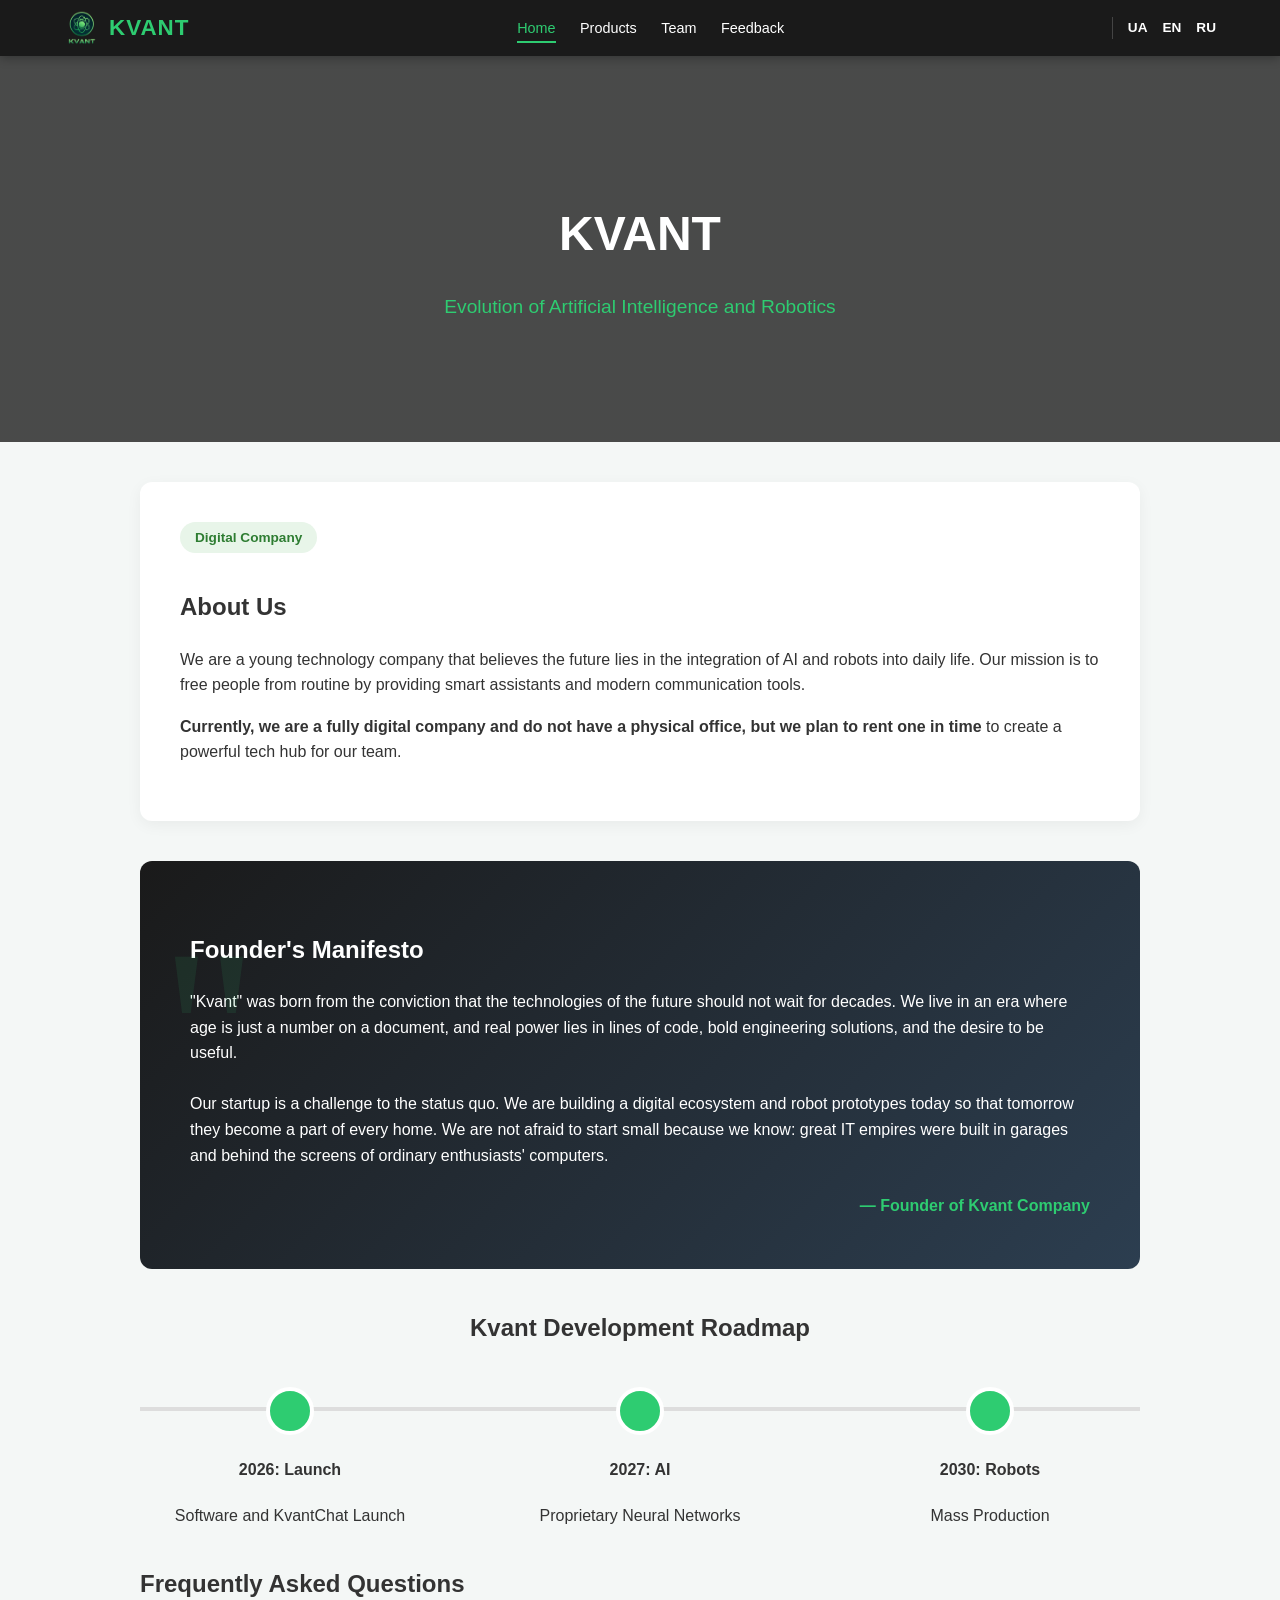
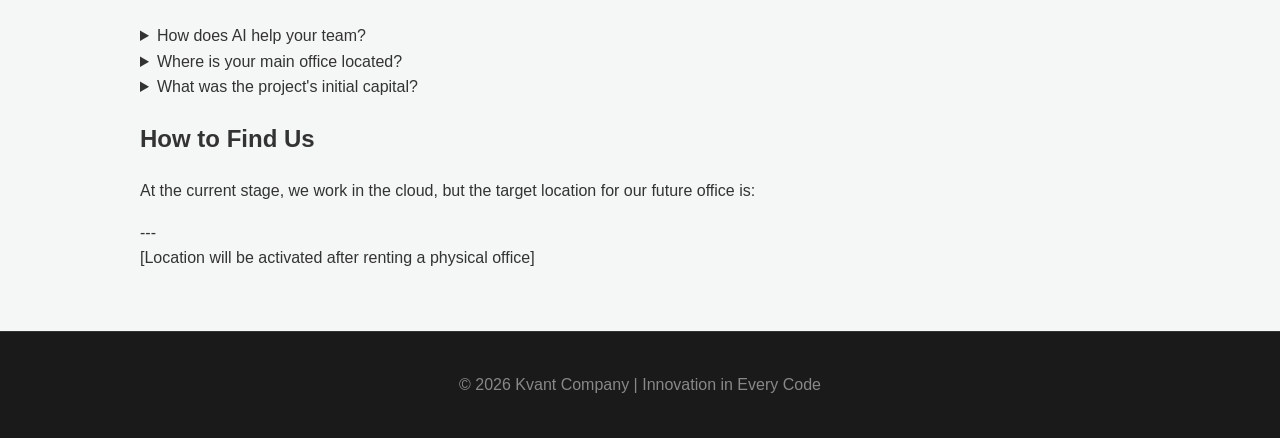
<file: en/index.html>
<!DOCTYPE html>
<html lang="en">
<head>
    <meta charset="UTF-8">
    <meta name="viewport" content="width=device-width, initial-scale=1.0">
    <link rel="icon" type="image/png" href="../icon.png">
    <title>Kvant — The Future is Here</title>
    <link rel="stylesheet" href="../style.css">
</head>
<body>
    <nav>
        <a href="index.html" class="logo-box">
            <img src="../logo.png" alt="Kvant" class="logo-img">
            <span class="logo-name">KVANT</span>
        </a>
        <div class="menu">
            <a href="index.html" class="active">Home</a>
            <a href="products.html">Products</a>
            <a href="team.html">Team</a>
            <a href="feedback.html">Feedback</a>
        </div>
        <div class="lang-switch">
            <span onclick="switchLang('ua')" class="lang-link">UA</span>
            <span onclick="switchLang('en')" class="lang-link">EN</span>
            <span onclick="switchLang('ru')" class="lang-link">RU</span>
        </div>
    </nav>

    <section class="hero">
        <h1>KVANT</h1>
        <p>Evolution of Artificial Intelligence and Robotics</p>
    </section>

    <div class="container">
        <div class="about-section">
            <div class="status-badge">Digital Company</div>
            <h2>About Us</h2>
            <p>We are a young technology company that believes the future lies in the integration of AI and robots into daily life. Our mission is to free people from routine by providing smart assistants and modern communication tools.</p>
            <p><strong>Currently, we are a fully digital company and do not have a physical office, but we plan to rent one in time</strong> to create a powerful tech hub for our team.</p>
        </div>

        <div class="manifesto">
            <h2>Founder's Manifesto</h2>
            <p>
                "Kvant" was born from the conviction that the technologies of the future should not wait for decades. We live in an era where age is just a number on a document, and real power lies in lines of code, bold engineering solutions, and the desire to be useful. 
                <br><br>
                Our startup is a challenge to the status quo. We are building a digital ecosystem and robot prototypes today so that tomorrow they become a part of every home. We are not afraid to start small because we know: great IT empires were built in garages and behind the screens of ordinary enthusiasts' computers.
            </p>
            <div class="signature">— Founder of Kvant Company</div>
        </div>

        <div class="roadmap-container">
            <h2 style="text-align: center;">Kvant Development Roadmap</h2>
            <div class="roadmap">
                <div class="roadmap-step">
                    <div class="dot"></div>
                    <h4>2026: Launch</h4>
                    <p>Software and KvantChat Launch</p>
                </div>
                <div class="roadmap-step">
                    <div class="dot"></div>
                    <h4>2027: AI</h4>
                    <p>Proprietary Neural Networks</p>
                </div>
                <div class="roadmap-step">
                    <div class="dot"></div>
                    <h4>2030: Robots</h4>
                    <p>Mass Production</p>
                </div>
            </div>
        </div>

        <h2>Frequently Asked Questions</h2>
        <details>
            <summary>How does AI help your team?</summary>
            <p>We use neural networks for writing base code, optimizing it, and generating 3D models of our future robots.</p>
        </details>
        <details>
            <summary>Where is your main office located?</summary>
            <p>Currently, we operate remotely as a digital company. In the future, we plan to rent a physical space in one of the cities.</p>
        </details>
        <details>
            <summary>What was the project's initial capital?</summary>
            <p>The project started with a budget of 10,000 units and a clear scaling plan.</p>
        </details>

        <div class="contact-section">
            <h2>How to Find Us</h2>
            <p>At the current stage, we work in the cloud, but the target location for our future office is:</p>
            <div class="contact-info">
                ---
            </div>
            <div class="map-placeholder">
                [Location will be activated after renting a physical office]
            </div>
        </div>
    </div>

    <footer>&copy; 2026 Kvant Company | Innovation in Every Code</footer>

<script src="../script.js"></script>
</body>

</html>
</file>
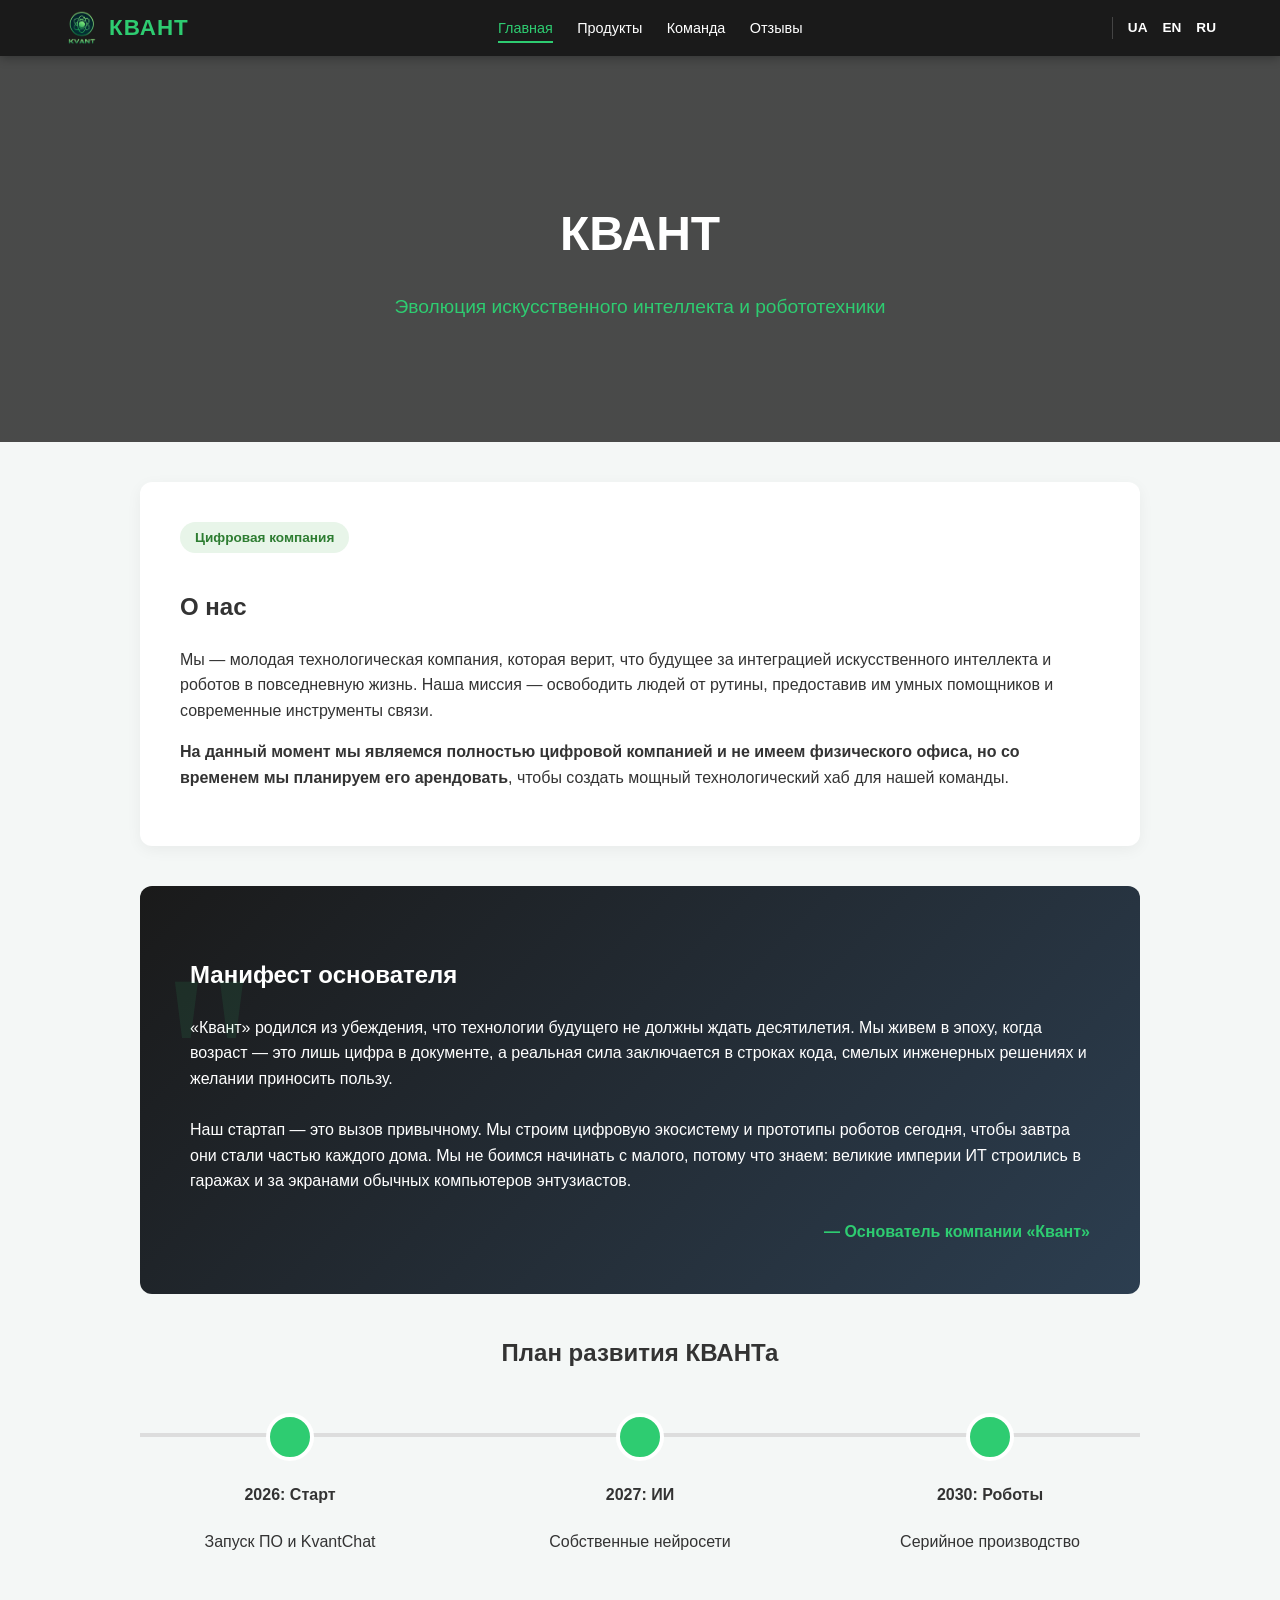
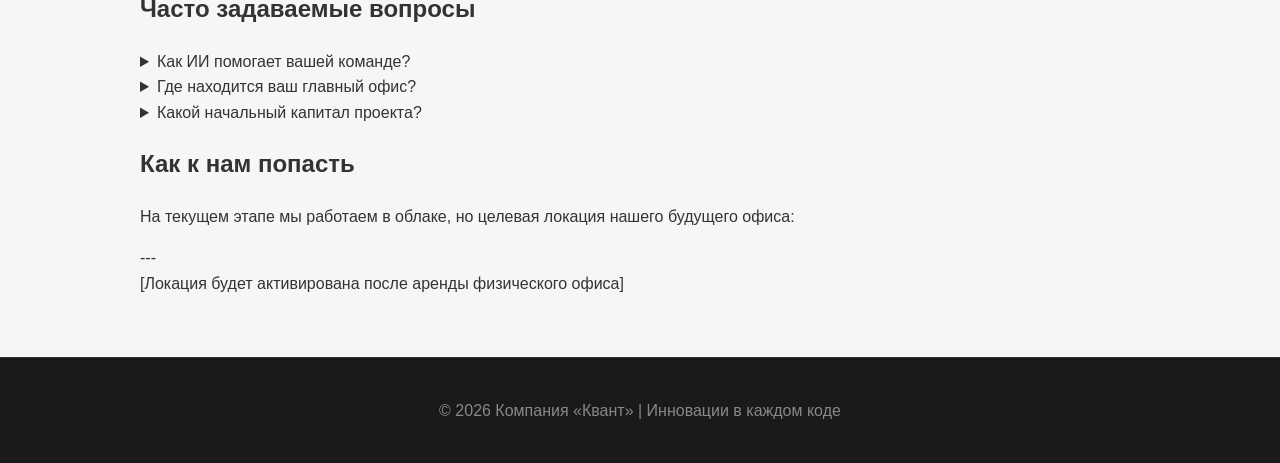
<file: ru/index.html>
<!DOCTYPE html>
<html lang="ru">
<head>
    <meta charset="UTF-8">
    <meta name="viewport" content="width=device-width, initial-scale=1.0">
    <link rel="icon" type="image/png" href="../icon.png">
    <title>Квант — Будущее уже здесь</title>
    <link rel="stylesheet" href="../style.css">
</head>
<body>
    <nav>
        <a href="index.html" class="logo-box">
            <img src="../logo.png" alt="Квант" class="logo-img">
            <span class="logo-name">КВАНТ</span>
        </a>
        <div class="menu">
            <a href="index.html" class="active">Главная</a>
            <a href="products.html">Продукты</a>
            <a href="team.html">Команда</a>
            <a href="feedback.html">Отзывы</a> </div>
        </div>
        <div class="lang-switch">
            <span onclick="switchLang('ua')" class="lang-link">UA</span>
            <span onclick="switchLang('en')" class="lang-link">EN</span>
            <span onclick="switchLang('ru')" class="lang-link">RU</span>
        </div>
    </nav>

    <section class="hero">
        <h1>КВАНТ</h1>
        <p>Эволюция искусственного интеллекта и робототехники</p>
    </section>

    <div class="container">
        <div class="about-section">
            <div class="status-badge">Цифровая компания</div>
            <h2>О нас</h2>
            <p>Мы — молодая технологическая компания, которая верит, что будущее за интеграцией искусственного интеллекта и роботов в повседневную жизнь. Наша миссия — освободить людей от рутины, предоставив им умных помощников и современные инструменты связи.</p>
            <p><strong>На данный момент мы являемся полностью цифровой компанией и не имеем физического офиса, но со временем мы планируем его арендовать</strong>, чтобы создать мощный технологический хаб для нашей команды.</p>
        </div>

        <div class="manifesto">
            <h2>Манифест основателя</h2>
            <p>
                «Квант» родился из убеждения, что технологии будущего не должны ждать десятилетия. Мы живем в эпоху, когда возраст — это лишь цифра в документе, а реальная сила заключается в строках кода, смелых инженерных решениях и желании приносить пользу. 
                <br><br>
                Наш стартап — это вызов привычному. Мы строим цифровую экосистему и прототипы роботов сегодня, чтобы завтра они стали частью каждого дома. Мы не боимся начинать с малого, потому что знаем: великие империи ИТ строились в гаражах и за экранами обычных компьютеров энтузиастов.
            </p>
            <div class="signature">— Основатель компании «Квант»</div>
        </div>

        <div class="roadmap-container">
            <h2 style="text-align: center;">План развития КВАНТа</h2>
            <div class="roadmap">
                <div class="roadmap-step">
                    <div class="dot"></div>
                    <h4>2026: Старт</h4>
                    <p>Запуск ПО и KvantChat</p>
                </div>
                <div class="roadmap-step">
                    <div class="dot"></div>
                    <h4>2027: ИИ</h4>
                    <p>Собственные нейросети</p>
                </div>
                <div class="roadmap-step">
                    <div class="dot"></div>
                    <h4>2030: Роботы</h4>
                    <p>Серийное производство</p>
                </div>
            </div>
        </div>

        <h2>Часто задаваемые вопросы</h2>
        <details>
            <summary>Как ИИ помогает вашей команде?</summary>
            <p>Мы используем нейросети для написания базового кода, и оптимизации его, а так же для генерации 3D-моделей наших будущих роботов.</p>
        </details>
        <details>
            <summary>Где находится ваш главный офис?</summary>
            <p>В данный момент мы работаем удаленно как цифровая компания. В будущем мы планируем арендовать физическое пространство в каком то городе</p>
        </details>
        <details>
            <summary>Какой начальный капитал проекта?</summary>
            <p>Проект стартовал с бюджетом в 10 000 р. и четким планом масштабирования.</p>
        </details>

        <div class="contact-section">
            <h2>Как к нам попасть</h2>
            <p>На текущем этапе мы работаем в облаке, но целевая локация нашего будущего офиса:</p>
            <div class="contact-info">
                ---
            </div>
            <div class="map-placeholder">
                [Локация будет активирована после аренды физического офиса]
            </div>
        </div>
    </div>

    <footer>&copy; 2026 Компания «Квант» | Инновации в каждом коде</footer>
    <script src="../script.js"></script>
</body>

</html>
</file>
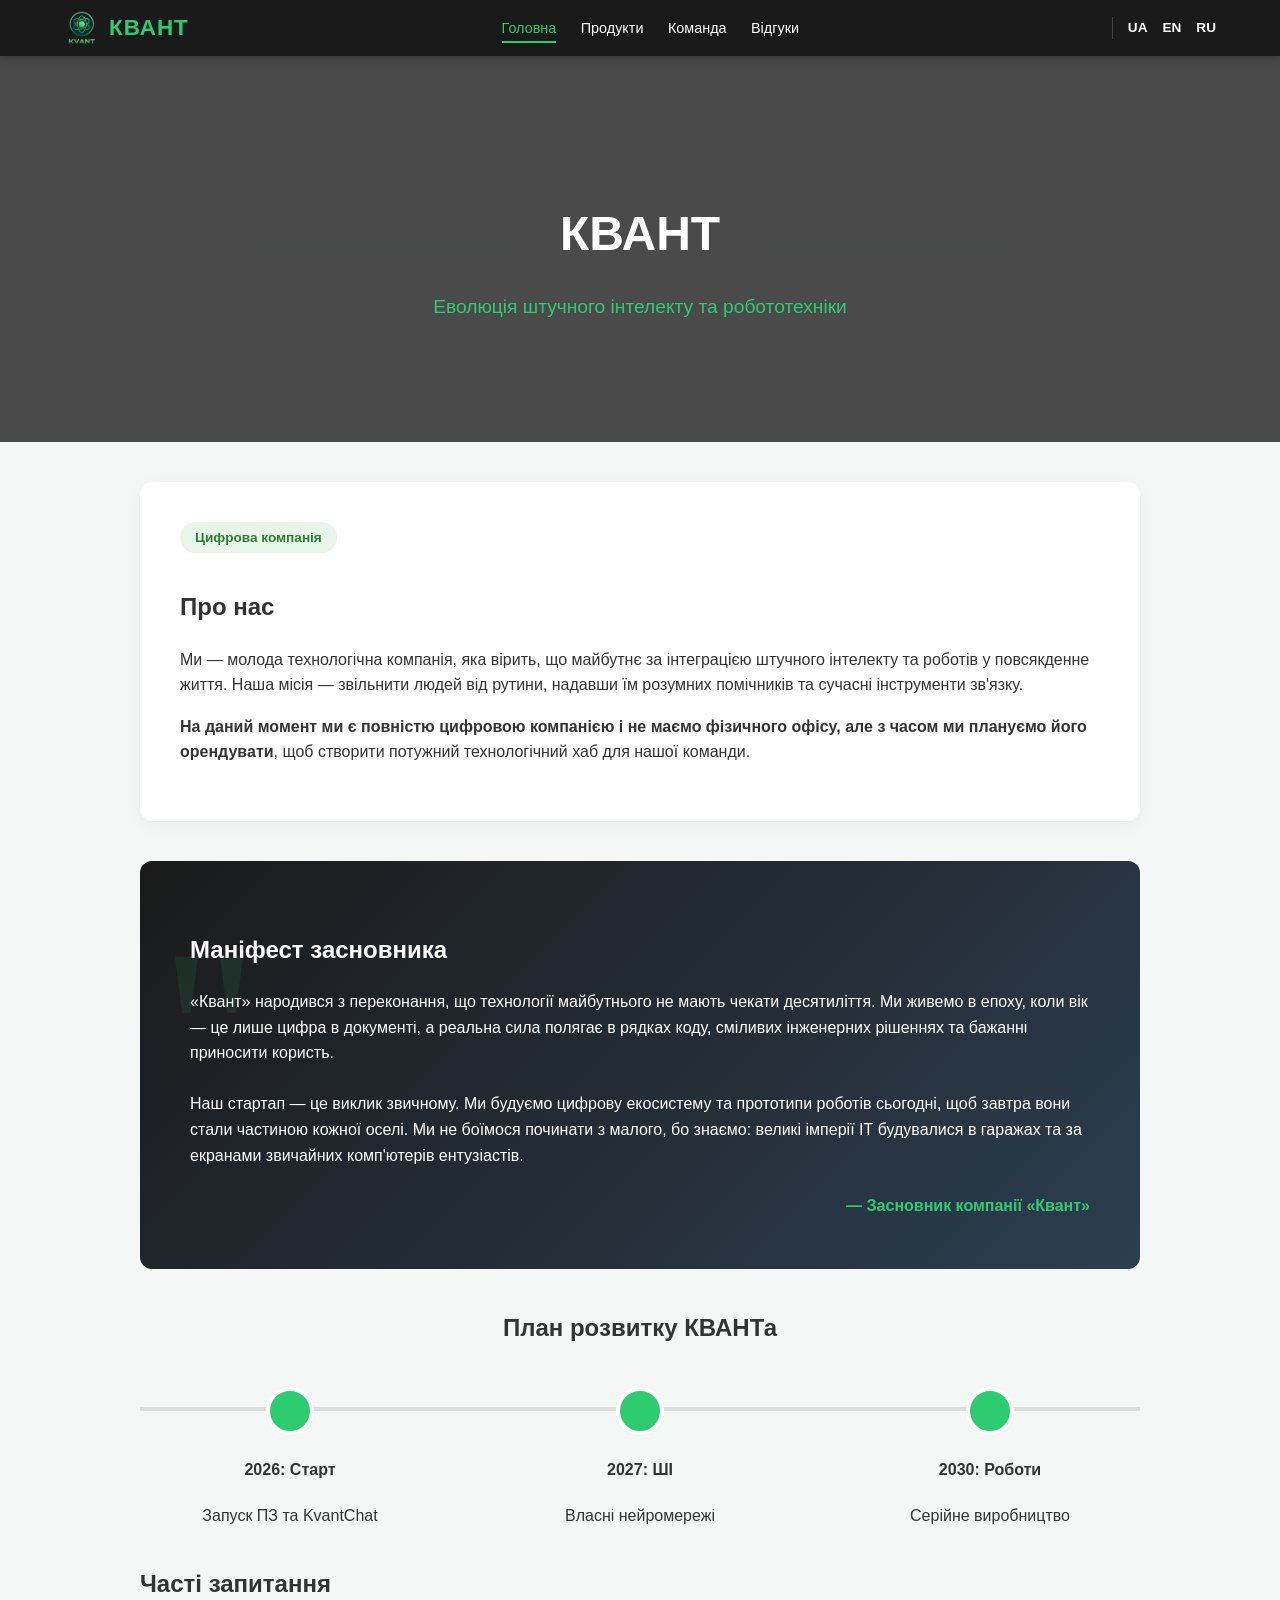
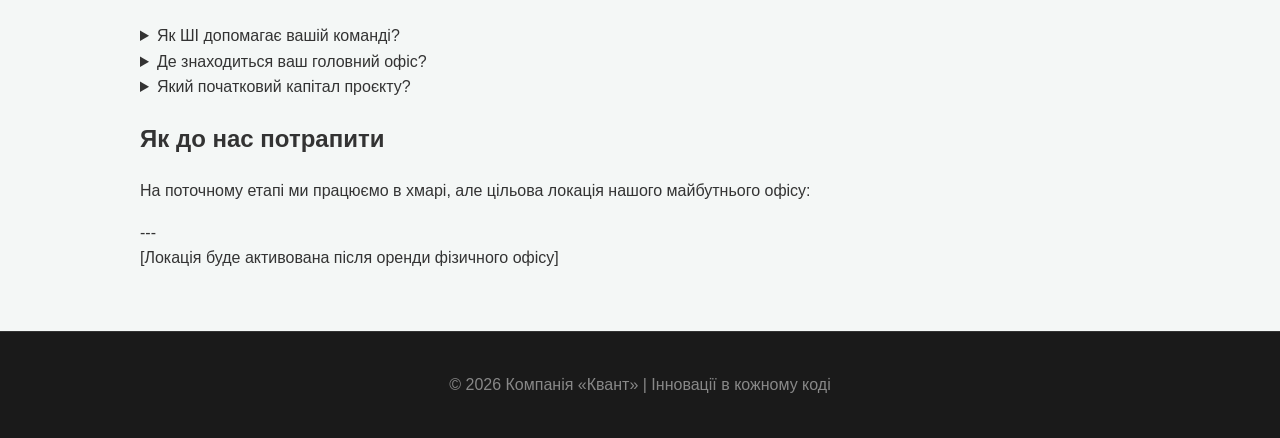
<file: ua/index.html>
<!DOCTYPE html>
<html lang="uk">
<head>
    <meta charset="UTF-8">
    <meta name="viewport" content="width=device-width, initial-scale=1.0">
    <link rel="icon" type="image/png" href="../icon.png">
    <title>Квант — Майбутнє вже тут</title>
    <link rel="stylesheet" href="../style.css">
</head>
<body>
    <nav>
        <a href="index.html" class="logo-box">
            <img src="../logo.png" alt="Квант" class="logo-img">
            <span class="logo-name">КВАНТ</span>
        </a>
        <div class="menu">
            <a href="index.html" class="active">Головна</a>
            <a href="products.html">Продукти</a>
            <a href="team.html">Команда</a>
            <a href="feedback.html">Відгуки</a>
        </div>
        <div class="lang-switch">
            <span onclick="switchLang('ua')" class="lang-link">UA</span>
            <span onclick="switchLang('en')" class="lang-link">EN</span>
            <span onclick="switchLang('ru')" class="lang-link">RU</span>
        </div>
    </nav>

    <section class="hero">
        <h1>КВАНТ</h1>
        <p>Еволюція штучного інтелекту та робототехніки</p>
    </section>

    <div class="container">
        <div class="about-section">
            <div class="status-badge">Цифрова компанія</div>
            <h2>Про нас</h2>
            <p>Ми — молода технологічна компанія, яка вірить, що майбутнє за інтеграцією штучного інтелекту та роботів у повсякденне життя. Наша місія — звільнити людей від рутини, надавши їм розумних помічників та сучасні інструменти зв'язку.</p>
            <p><strong>На даний момент ми є повністю цифровою компанією і не маємо фізичного офісу, але з часом ми плануємо його орендувати</strong>, щоб створити потужний технологічний хаб для нашої команди.</p>
        </div>

        <div class="manifesto">
            <h2>Маніфест засновника</h2>
            <p>
                «Квант» народився з переконання, що технології майбутнього не мають чекати десятиліття. Ми живемо в епоху, коли вік — це лише цифра в документі, а реальна сила полягає в рядках коду, сміливих інженерних рішеннях та бажанні приносити користь. 
                <br><br>
                Наш стартап — це виклик звичному. Ми будуємо цифрову екосистему та прототипи роботів сьогодні, щоб завтра вони стали частиною кожної оселі. Ми не боїмося починати з малого, бо знаємо: великі імперії ІТ будувалися в гаражах та за екранами звичайних комп'ютерів ентузіастів.
            </p>
            <div class="signature">— Засновник компанії «Квант»</div>
        </div>

        <div class="roadmap-container">
            <h2 style="text-align: center;">План розвитку КВАНТа</h2>
            <div class="roadmap">
                <div class="roadmap-step">
                    <div class="dot"></div>
                    <h4>2026: Старт</h4>
                    <p>Запуск ПЗ та KvantChat</p>
                </div>
                <div class="roadmap-step">
                    <div class="dot"></div>
                    <h4>2027: ШІ</h4>
                    <p>Власні нейромережі</p>
                </div>
                <div class="roadmap-step">
                    <div class="dot"></div>
                    <h4>2030: Роботи</h4>
                    <p>Серійне виробництво</p>
                </div>
            </div>
        </div>

        <h2>Часті запитання</h2>
        <details>
            <summary>Як ШІ допомагає вашій команді?</summary>
            <p>Ми використовуємо нейромережі для написання базового коду, його оптимізації, а також для генерації 3D-моделей наших майбутніх роботів.</p>
        </details>
        <details>
            <summary>Де знаходиться ваш головний офіс?</summary>
            <p>На даний момент ми працюємо віддалено як цифрова компанія. У майбутньому ми плануємо орендувати фізичний простір у якомусь місті.</p>
        </details>
        <details>
            <summary>Який початковий капітал проєкту?</summary>
            <p>Проєкт стартував із бюджетом у 10 000 р. та чітким планом масштабування.</p>
        </details>

        <div class="contact-section">
            <h2>Як до нас потрапити</h2>
            <p>На поточному етапі ми працюємо в хмарі, але цільова локація нашого майбутнього офісу:</p>
            <div class="contact-info">
                ---
            </div>
            <div class="map-placeholder">
                [Локація буде активована після оренди фізичного офісу]
            </div>
        </div>
    </div>

    <footer>&copy; 2026 Компанія «Квант» | Інновації в кожному коді</footer>
    <script src="../script.js"></script>
</body>

</html>
</file>
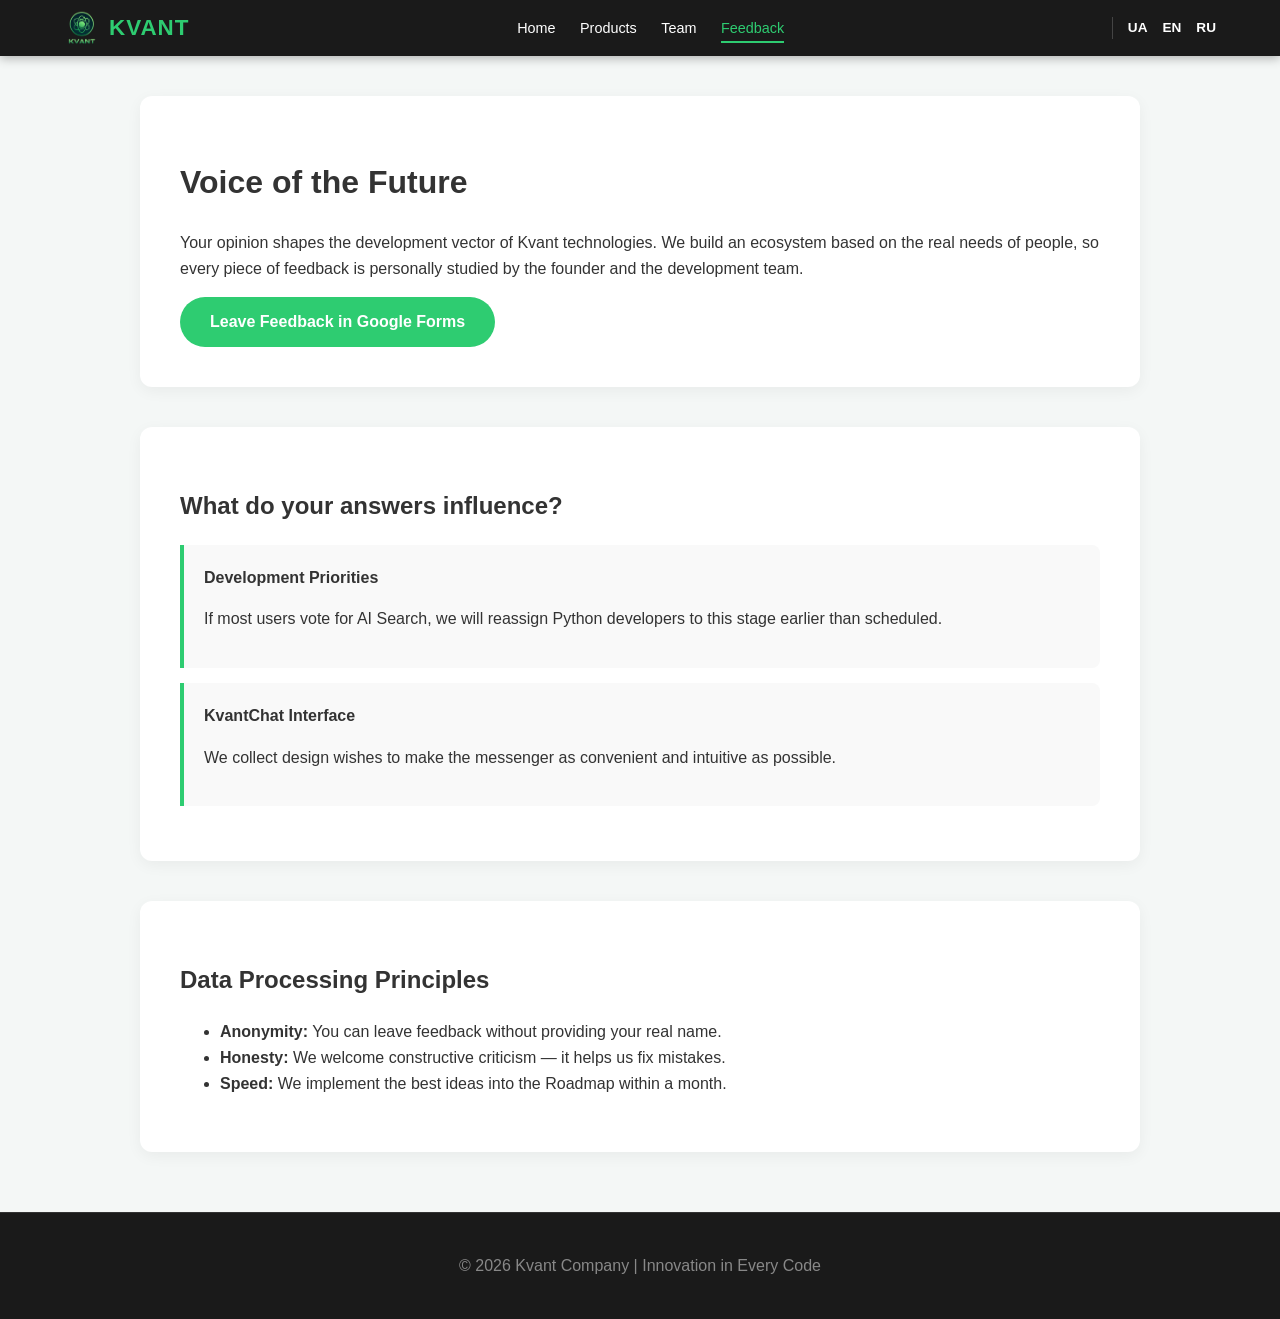
<file: en/feedback.html>
<!DOCTYPE html>
<html lang="en">
<head>
    <meta charset="UTF-8">
    <meta name="viewport" content="width=device-width, initial-scale=1.0">
    <link rel="icon" type="image/png" href="../icon.png">
    <title>Kvant — Feedback</title>
    <link rel="stylesheet" href="../style.css">
</head>
<body>
    <nav>
        <a href="index.html" class="logo-box">
            <img src="../logo.png" alt="Kvant" class="logo-img">
            <span class="logo-name">KVANT</span>
        </a>
        <div class="menu">
            <a href="index.html">Home</a>
            <a href="products.html">Products</a>
            <a href="team.html">Team</a>
            <a href="feedback.html" class="active">Feedback</a>
        </div>
        <div class="lang-switch">
            <span onclick="switchLang('ua')" class="lang-link">UA</span>
            <span onclick="switchLang('en')" class="lang-link">EN</span>
            <span onclick="switchLang('ru')" class="lang-link">RU</span>
        </div>
    </nav>

    <div class="main-content">
        <div class="container">
            <div class="feedback-card">
                <h1>Voice of the Future</h1>
                <p>Your opinion shapes the development vector of Kvant technologies. We build an ecosystem based on the real needs of people, so every piece of feedback is personally studied by the founder and the development team.</p>
                <a href="https://forms.gle/PPf1Lhs5kinH6sJm8" target="_blank" class="google-btn">Leave Feedback in Google Forms</a>
            </div>

            <div class="section">
                <h2>What do your answers influence?</h2>
                <div class="product-card">
                    <div>
                        <strong>Development Priorities</strong>
                        <p>If most users vote for AI Search, we will reassign Python developers to this stage earlier than scheduled.</p>
                    </div>
                </div>
                <div class="product-card">
                    <div>
                        <strong>KvantChat Interface</strong>
                        <p>We collect design wishes to make the messenger as convenient and intuitive as possible.</p>
                    </div>
                </div>
            </div>

            <div class="section">
                <h2>Data Processing Principles</h2>
                <ul>
                    <li><strong>Anonymity:</strong> You can leave feedback without providing your real name.</li>
                    <li><strong>Honesty:</strong> We welcome constructive criticism — it helps us fix mistakes.</li>
                    <li><strong>Speed:</strong> We implement the best ideas into the Roadmap within a month.</li>
                </ul>
            </div>
        </div>
    </div>

    <footer>&copy; 2026 Kvant Company | Innovation in Every Code</footer>
<script src="../script.js"></script>
</body>

</html>
</file>
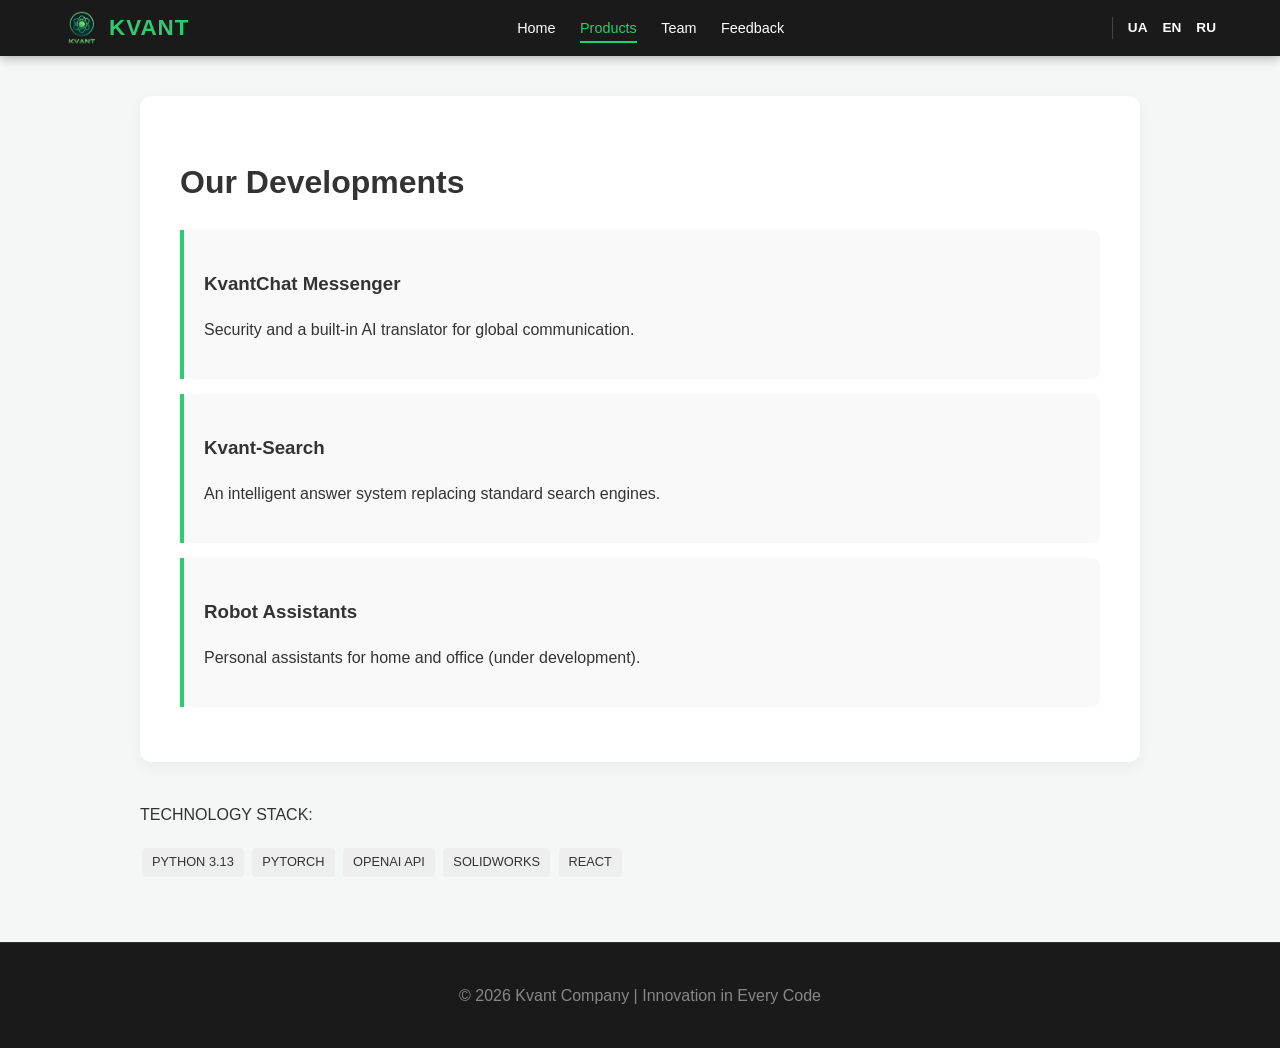
<file: en/products.html>
<!DOCTYPE html>
<html lang="en">
<head>
    <meta charset="UTF-8">
    <meta name="viewport" content="width=device-width, initial-scale=1.0">
    <link rel="icon" type="image/png" href="../icon.png">
    <title>Kvant — Products</title>
    <link rel="stylesheet" href="../style.css">
</head>
<body>
    <nav>
        <a href="index.html" class="logo-box">
            <img src="../logo.png" alt="Kvant" class="logo-img">
            <span class="logo-name">KVANT</span>
        </a>
        <div class="menu">
            <a href="index.html">Home</a>
            <a href="products.html" class="active">Products</a>
            <a href="team.html">Team</a>
            <a href="feedback.html">Feedback</a>
        </div>
        <div class="lang-switch">
            <span onclick="switchLang('ua')" class="lang-link">UA</span>
            <span onclick="switchLang('en')" class="lang-link">EN</span>
            <span onclick="switchLang('ru')" class="lang-link">RU</span>
        </div>
    </nav>

    <div class="container">
        <div class="section">
            <h1>Our Developments</h1>
            <div class="product-card">
                <div>
                    <h3>KvantChat Messenger</h3>
                    <p>Security and a built-in AI translator for global communication.</p>
                </div>
            </div>
            <div class="product-card">
                <div>
                    <h3>Kvant-Search</h3>
                    <p>An intelligent answer system replacing standard search engines.</p>
                </div>
            </div>
            <div class="product-card">
                <div>
                    <h3>Robot Assistants</h3>
                    <p>Personal assistants for home and office (under development).</p>
                </div>
            </div>
        </div>

        <div class="tech-tags">
            <p>TECHNOLOGY STACK:</p>
            <span class="tag">PYTHON 3.13</span>
            <span class="tag">PYTORCH</span>
            <span class="tag">OPENAI API</span>
            <span class="tag">SOLIDWORKS</span>
            <span class="tag">REACT</span>
        </div>
    </div>
    <footer>&copy; 2026 Kvant Company | Innovation in Every Code</footer>
<script src="../script.js"></script>
</body>

</html>
</file>
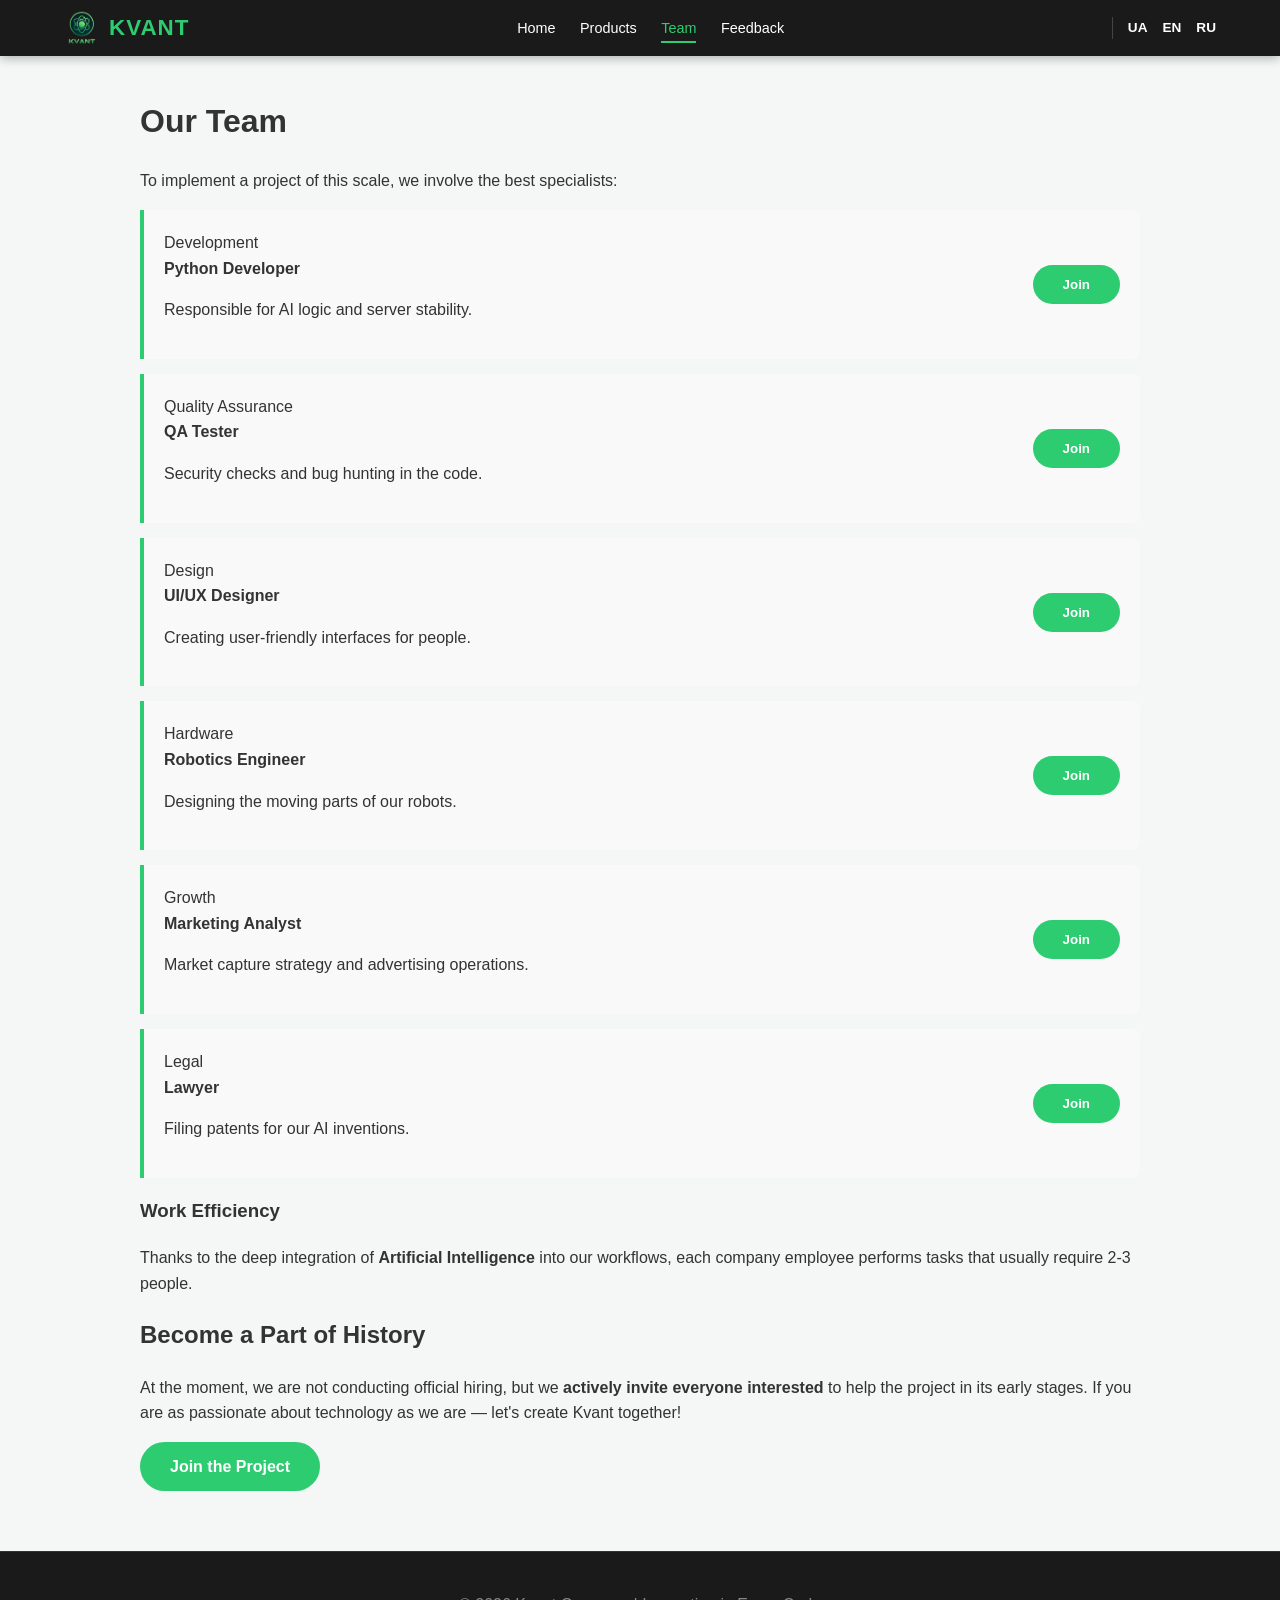
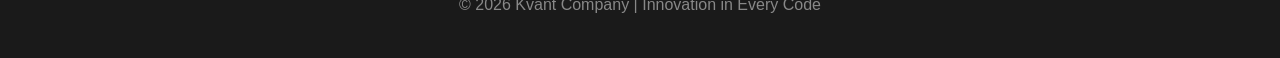
<file: en/team.html>
<!DOCTYPE html>
<html lang="en">
<head>
    <meta charset="UTF-8">
    <meta name="viewport" content="width=device-width, initial-scale=1.0">
    <link rel="icon" type="image/png" href="../icon.png">
    <title>Kvant — Team</title>
    <link rel="stylesheet" href="../style.css">
</head>
<body>
    <nav>
        <a href="index.html" class="logo-box">
            <img src="../logo.png" alt="Kvant" class="logo-img">
            <span class="logo-name">KVANT</span>
        </a>
        <div class="menu">
            <a href="index.html">Home</a>
            <a href="products.html">Products</a>
            <a href="team.html" class="active">Team</a>
            <a href="feedback.html">Feedback</a>
        </div>
        <div class="lang-switch">
            <span onclick="switchLang('ua')" class="lang-link">UA</span>
            <span onclick="switchLang('en')" class="lang-link">EN</span>
            <span onclick="switchLang('ru')" class="lang-link">RU</span>
        </div>
    </nav>

    <div class="container">
        <h1>Our Team</h1>
        <p>To implement a project of this scale, we involve the best specialists:</p>
        
        <div class="team-grid">
            <div class="member-card">
                <div>
                    <div class="role">Development</div>
                    <strong>Python Developer</strong>
                    <p>Responsible for AI logic and server stability.</p>
                </div>
                <button class="join-btn" onclick="document.getElementById('apply-now').scrollIntoView({behavior: 'smooth'})">Join</button>
            </div>
            
            <div class="member-card">
                <div>
                    <div class="role">Quality Assurance</div>
                    <strong>QA Tester</strong>
                    <p>Security checks and bug hunting in the code.</p>
                </div>
                <button class="join-btn" onclick="document.getElementById('apply-now').scrollIntoView({behavior: 'smooth'})">Join</button>
            </div>

            <div class="member-card">
                <div>
                    <div class="role">Design</div>
                    <strong>UI/UX Designer</strong>
                    <p>Creating user-friendly interfaces for people.</p>
                </div>
                <button class="join-btn" onclick="document.getElementById('apply-now').scrollIntoView({behavior: 'smooth'})">Join</button>
            </div>

            <div class="member-card">
                <div>
                    <div class="role">Hardware</div>
                    <strong>Robotics Engineer</strong>
                    <p>Designing the moving parts of our robots.</p>
                </div>
                <button class="join-btn" onclick="document.getElementById('apply-now').scrollIntoView({behavior: 'smooth'})">Join</button>
            </div>

            <div class="member-card">
                <div>
                    <div class="role">Growth</div>
                    <strong>Marketing Analyst</strong>
                    <p>Market capture strategy and advertising operations.</p>
                </div>
                <button class="join-btn" onclick="document.getElementById('apply-now').scrollIntoView({behavior: 'smooth'})">Join</button>
            </div>

            <div class="member-card">
                <div>
                    <div class="role">Legal</div>
                    <strong>Lawyer</strong>
                    <p>Filing patents for our AI inventions.</p>
                </div>
                <button class="join-btn" onclick="document.getElementById('apply-now').scrollIntoView({behavior: 'smooth'})">Join</button>
            </div>
        </div>

        <div class="highlight-box">
            <h3>Work Efficiency</h3>
            <p>Thanks to the deep integration of <strong>Artificial Intelligence</strong> into our workflows, each company employee performs tasks that usually require 2-3 people.</p>
        </div>

        <div class="google-section" id="apply-now">
            <h2>Become a Part of History</h2>
            <p>At the moment, we are not conducting official hiring, but we <strong>actively invite everyone interested</strong> to help the project in its early stages. If you are as passionate about technology as we are — let's create Kvant together!</p>
            <a href="https://forms.gle/wZKxWpGmBhWHgXXi8" target="_blank" class="google-link">Join the Project</a>
        </div>
    </div>
    <footer>&copy; 2026 Kvant Company | Innovation in Every Code</footer>
<script src="../script.js"></script>
</body>

</html>
</file>
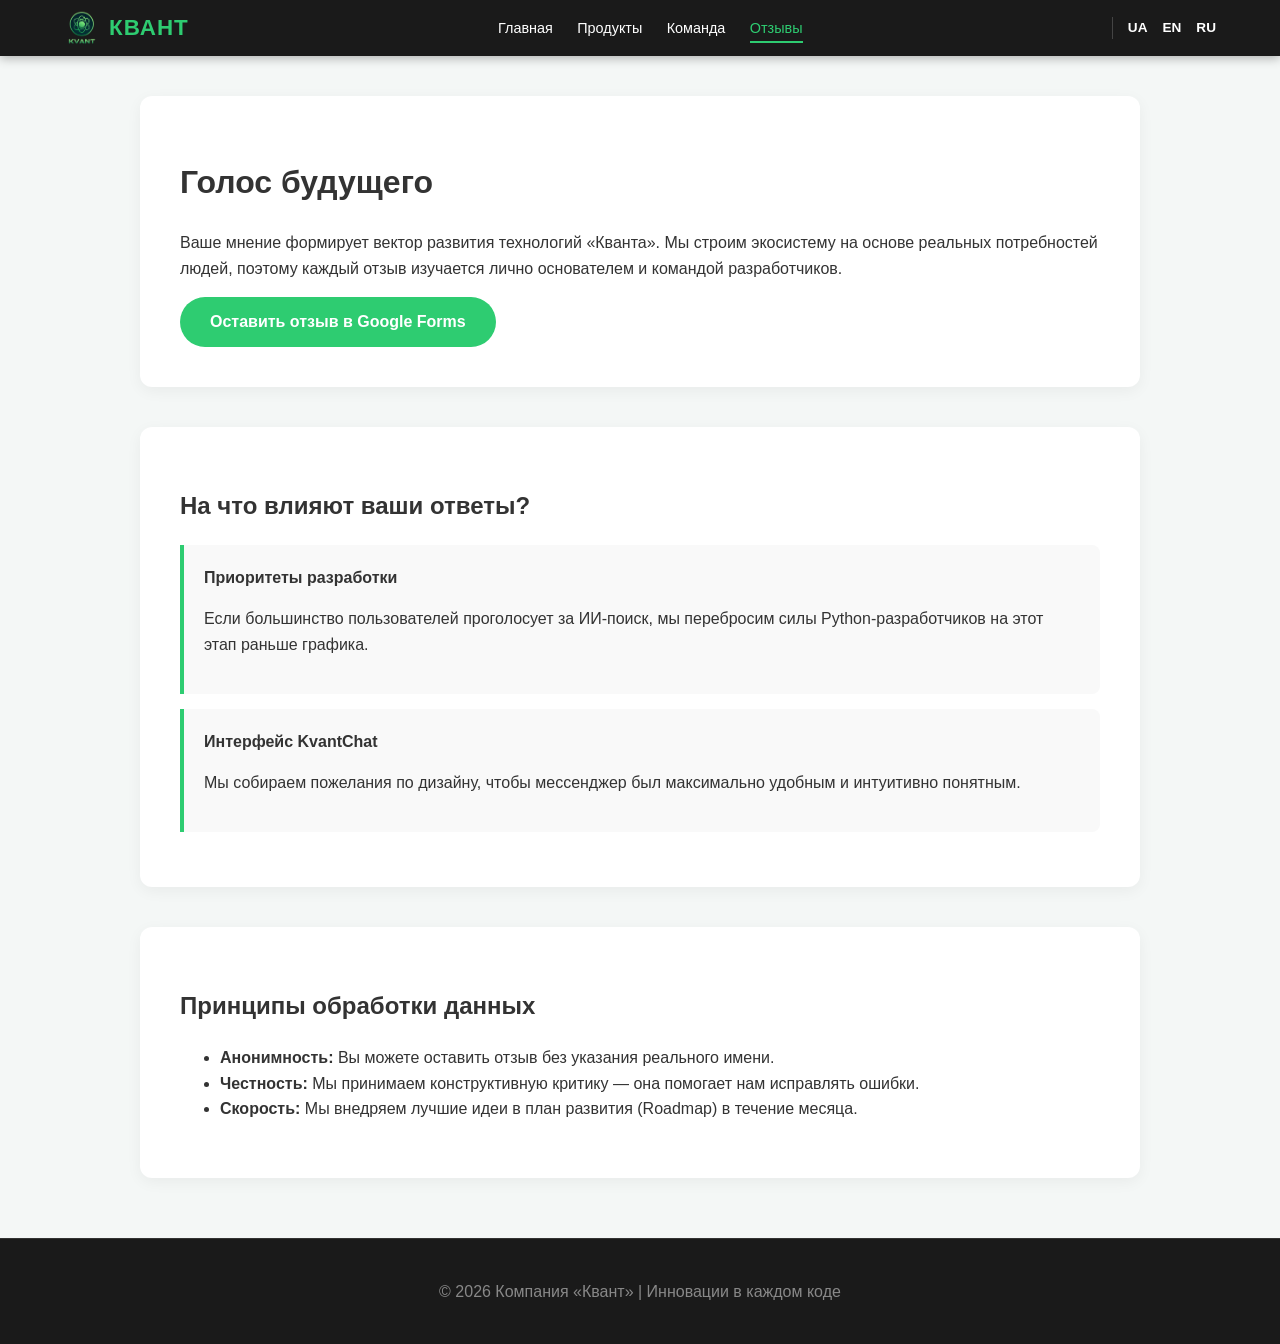
<file: ru/feedback.html>
<!DOCTYPE html>
<html lang="ru">
<head>
    <meta charset="UTF-8">
    <meta name="viewport" content="width=device-width, initial-scale=1.0">
    <link rel="icon" type="image/png" href="../icon.png">
    <title>Квант — Обратная связь</title>
    <link rel="stylesheet" href="../style.css">
</head>
<body>
    <nav>
        <a href="index.html" class="logo-box">
            <img src="../logo.png" alt="Квант" class="logo-img">
            <span class="logo-name">КВАНТ</span>
        </a>
        <div class="menu">
            <a href="index.html">Главная</a>
            <a href="products.html">Продукты</a>
            <a href="team.html">Команда</a>
            <a href="feedback.html" class="active">Отзывы</a>
        </div>
        <div class="lang-switch">
            <span onclick="switchLang('ua')" class="lang-link">UA</span>
            <span onclick="switchLang('en')" class="lang-link">EN</span>
            <span onclick="switchLang('ru')" class="lang-link">RU</span>
        </div>
    </nav>

    <div class="main-content">
        <div class="container">
            <div class="feedback-card">
                <h1>Голос будущего</h1>
                <p>Ваше мнение формирует вектор развития технологий «Кванта». Мы строим экосистему на основе реальных потребностей людей, поэтому каждый отзыв изучается лично основателем и командой разработчиков.</p>
                <a href="https://forms.gle/VSS3Dp4sTzwvq8he7" target="_blank" class="google-btn">Оставить отзыв в Google Forms</a>
            </div>

            <div class="section">
                <h2>На что влияют ваши ответы?</h2>
                <div class="product-card">
                    <div>
                        <strong>Приоритеты разработки</strong>
                        <p>Если большинство пользователей проголосует за ИИ-поиск, мы перебросим силы Python-разработчиков на этот этап раньше графика.</p>
                    </div>
                </div>
                <div class="product-card">
                    <div>
                        <strong>Интерфейс KvantChat</strong>
                        <p>Мы собираем пожелания по дизайну, чтобы мессенджер был максимально удобным и интуитивно понятным.</p>
                    </div>
                </div>
            </div>

            <div class="section">
                <h2>Принципы обработки данных</h2>
                <ul>
                    <li><strong>Анонимность:</strong> Вы можете оставить отзыв без указания реального имени.</li>
                    <li><strong>Честность:</strong> Мы принимаем конструктивную критику — она помогает нам исправлять ошибки.</li>
                    <li><strong>Скорость:</strong> Мы внедряем лучшие идеи в план развития (Roadmap) в течение месяца.</li>
                </ul>
            </div>
        </div>
    </div>

    <footer>&copy; 2026 Компания «Квант» | Инновации в каждом коде</footer>
    <script src="../script.js"></script>
</body>

</html>
</file>
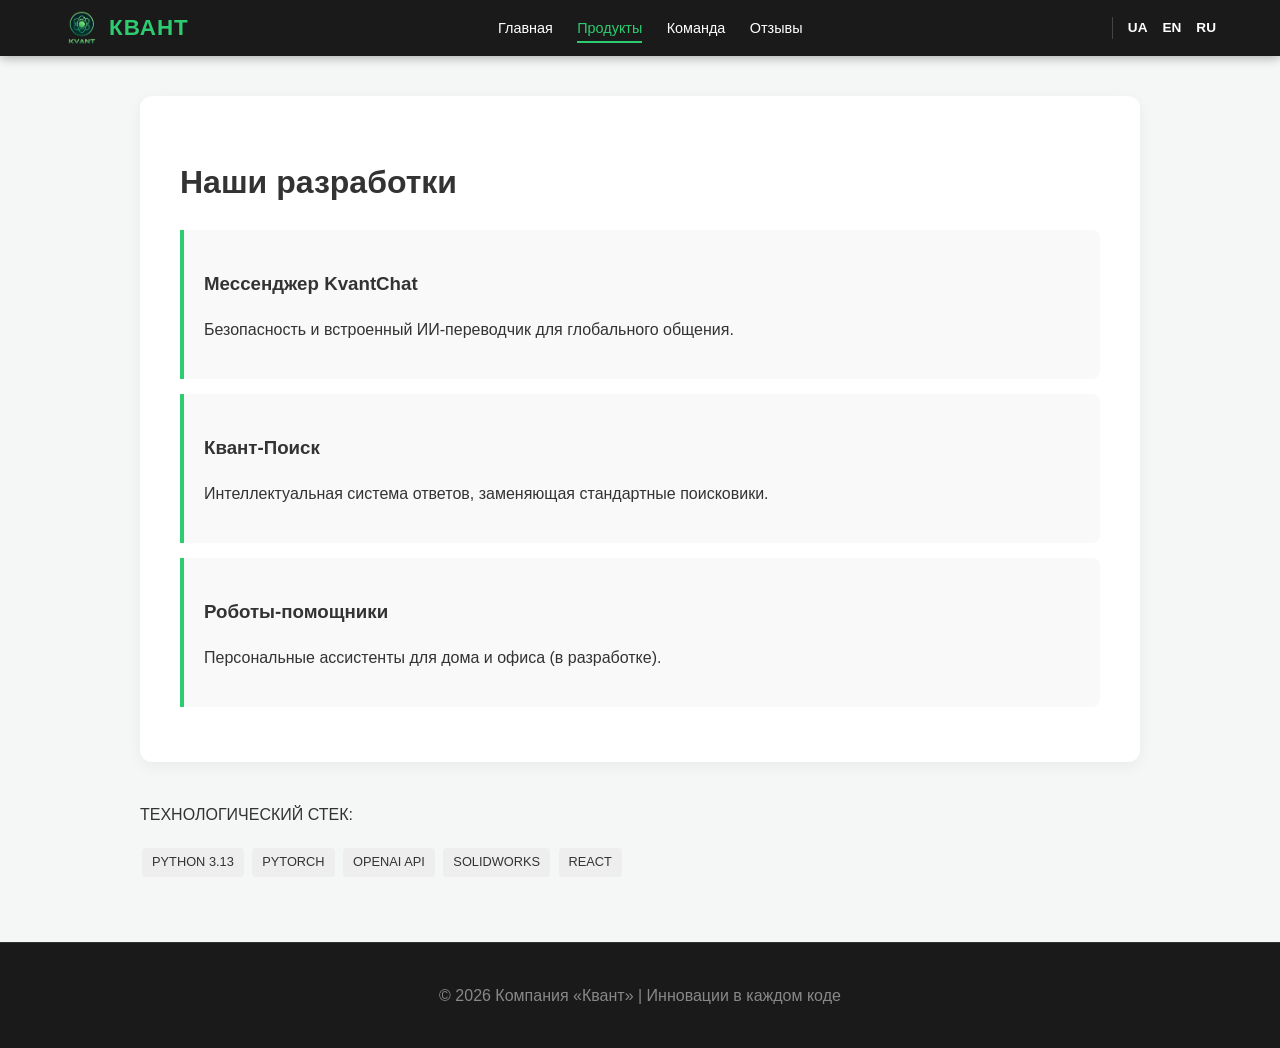
<file: ru/products.html>
<!DOCTYPE html>
<html lang="ru">
<head>
    <meta charset="UTF-8">
    <meta name="viewport" content="width=device-width, initial-scale=1.0">
    <link rel="icon" type="image/png" href="../icon.png">
    <title>Квант — Продукты</title>
    <link rel="stylesheet" href="../style.css">
</head>
<body>
    <nav>
        <a href="index.html" class="logo-box">
            <img src="../logo.png" alt="Квант" class="logo-img">
            <span class="logo-name">КВАНТ</span>
        </a>
        <div class="menu">
            <a href="index.html">Главная</a>
            <a href="products.html" class="active">Продукты</a>
            <a href="team.html">Команда</a>
            <a href="feedback.html">Отзывы</a> </div>
        </div>
        <div class="lang-switch">
            <span onclick="switchLang('ua')" class="lang-link">UA</span>
            <span onclick="switchLang('en')" class="lang-link">EN</span>
            <span onclick="switchLang('ru')" class="lang-link">RU</span>
        </div>
    </nav>

    <div class="container">
        <div class="section">
            <h1>Наши разработки</h1>
            <div class="product-card">
                <div>
                    <h3>Мессенджер KvantChat</h3>
                    <p>Безопасность и встроенный ИИ-переводчик для глобального общения.</p>
                </div>
            </div>
            <div class="product-card">
                <div>
                    <h3>Квант-Поиск</h3>
                    <p>Интеллектуальная система ответов, заменяющая стандартные поисковики.</p>
                </div>
            </div>
            <div class="product-card">
                <div>
                    <h3>Роботы-помощники</h3>
                    <p>Персональные ассистенты для дома и офиса (в разработке).</p>
                </div>
            </div>
        </div>

        <div class="tech-tags">
            <p>ТЕХНОЛОГИЧЕСКИЙ СТЕК:</p>
            <span class="tag">PYTHON 3.13</span>
            <span class="tag">PYTORCH</span>
            <span class="tag">OPENAI API</span>
            <span class="tag">SOLIDWORKS</span>
            <span class="tag">REACT</span>
        </div>
    </div>
    <footer>&copy; 2026 Компания «Квант» | Инновации в каждом коде</footer>
    <script src="../script.js"></script>
</body>

</html>
</file>
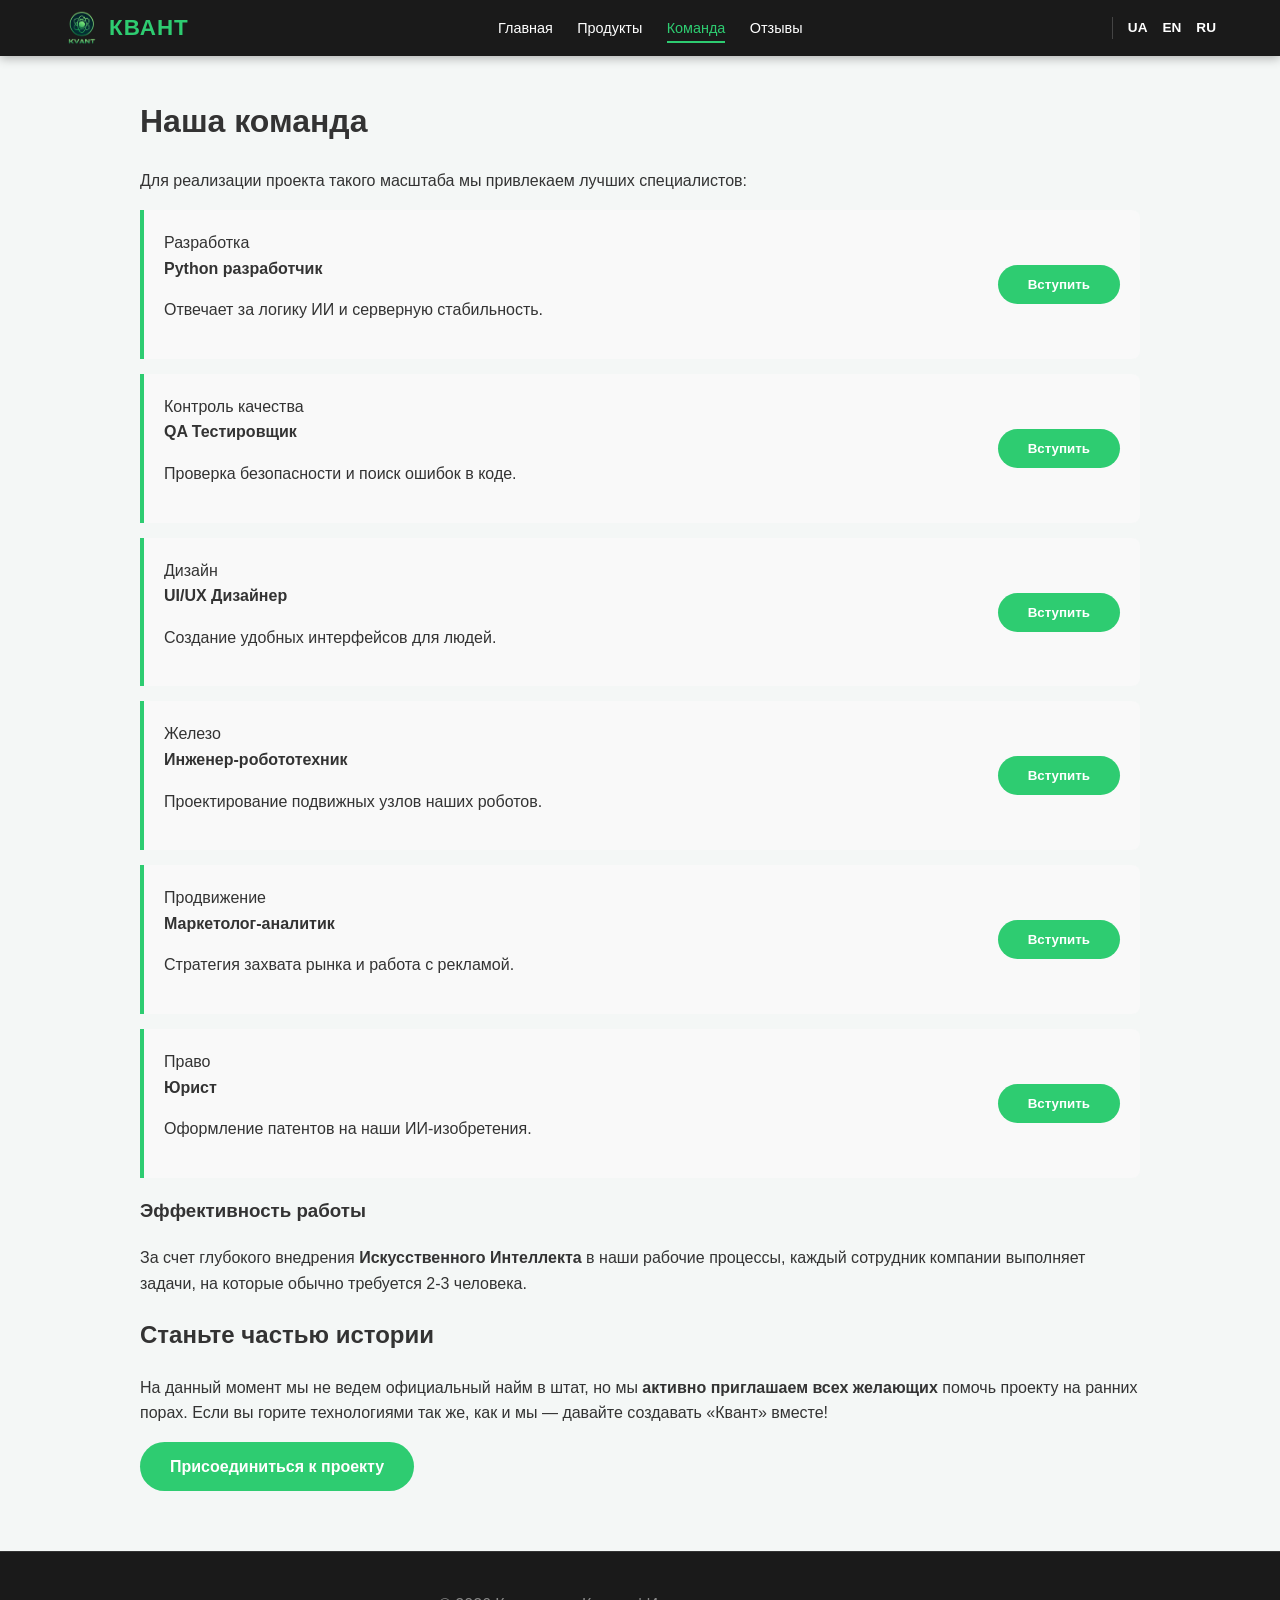
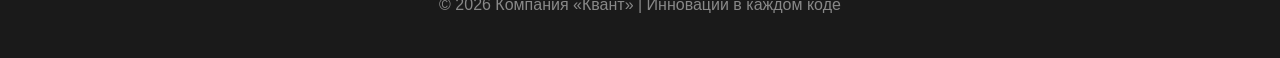
<file: ru/team.html>
<!DOCTYPE html>
<html lang="ru">
<head>
    <meta charset="UTF-8">
    <meta name="viewport" content="width=device-width, initial-scale=1.0">
    <link rel="icon" type="image/png" href="../icon.png">
    <title>Квант — Команда</title>
    <link rel="stylesheet" href="../style.css">
</head>
<body>
    <nav>
        <a href="index.html" class="logo-box">
            <img src="../logo.png" alt="Квант" class="logo-img">
            <span class="logo-name">КВАНТ</span>
        </a>
        <div class="menu">
            <a href="index.html">Главная</a>
            <a href="products.html">Продукты</a>
            <a href="team.html" class="active">Команда</a>
            <a href="feedback.html">Отзывы</a> </div>
        </div>
        <div class="lang-switch">
            <span onclick="switchLang('ua')" class="lang-link">UA</span>
            <span onclick="switchLang('en')" class="lang-link">EN</span>
            <span onclick="switchLang('ru')" class="lang-link">RU</span>
        </div>
    </nav>

    <div class="container">
        <h1>Наша команда</h1>
        <p>Для реализации проекта такого масштаба мы привлекаем лучших специалистов:</p>
        
        <div class="team-grid">
            <div class="member-card">
                <div>
                    <div class="role">Разработка</div>
                    <strong>Python разработчик</strong>
                    <p>Отвечает за логику ИИ и серверную стабильность.</p>
                </div>
                <button class="join-btn" onclick="document.getElementById('apply-now').scrollIntoView({behavior: 'smooth'})">Вступить</button>
            </div>
            
            <div class="member-card">
                <div>
                    <div class="role">Контроль качества</div>
                    <strong>QA Тестировщик</strong>
                    <p>Проверка безопасности и поиск ошибок в коде.</p>
                </div>
                <button class="join-btn" onclick="document.getElementById('apply-now').scrollIntoView({behavior: 'smooth'})">Вступить</button>
            </div>

            <div class="member-card">
                <div>
                    <div class="role">Дизайн</div>
                    <strong>UI/UX Дизайнер</strong>
                    <p>Создание удобных интерфейсов для людей.</p>
                </div>
                <button class="join-btn" onclick="document.getElementById('apply-now').scrollIntoView({behavior: 'smooth'})">Вступить</button>
            </div>

            <div class="member-card">
                <div>
                    <div class="role">Железо</div>
                    <strong>Инженер-робототехник</strong>
                    <p>Проектирование подвижных узлов наших роботов.</p>
                </div>
                <button class="join-btn" onclick="document.getElementById('apply-now').scrollIntoView({behavior: 'smooth'})">Вступить</button>
            </div>

            <div class="member-card">
                <div>
                    <div class="role">Продвижение</div>
                    <strong>Маркетолог-аналитик</strong>
                    <p>Стратегия захвата рынка и работа с рекламой.</p>
                </div>
                <button class="join-btn" onclick="document.getElementById('apply-now').scrollIntoView({behavior: 'smooth'})">Вступить</button>
            </div>

            <div class="member-card">
                <div>
                    <div class="role">Право</div>
                    <strong>Юрист</strong>
                    <p>Оформление патентов на наши ИИ-изобретения.</p>
                </div>
                <button class="join-btn" onclick="document.getElementById('apply-now').scrollIntoView({behavior: 'smooth'})">Вступить</button>
            </div>
        </div>

        <div class="highlight-box">
            <h3>Эффективность работы</h3>
            <p>За счет глубокого внедрения <strong>Искусственного Интеллекта</strong> в наши рабочие процессы, каждый сотрудник компании выполняет задачи, на которые обычно требуется 2-3 человека.</p>
        </div>

        <div class="google-section" id="apply-now">
            <h2>Станьте частью истории</h2>
            <p>На данный момент мы не ведем официальный найм в штат, но мы <strong>активно приглашаем всех желающих</strong> помочь проекту на ранних порах. Если вы горите технологиями так же, как и мы — давайте создавать «Квант» вместе!</p>
            <a href="https://forms.gle/EdWNW3FfTcCdYW3JA" target="_blank" class="google-link">Присоединиться к проекту</a>
        </div>
    </div>
    <footer>&copy; 2026 Компания «Квант» | Инновации в каждом коде</footer>
    <script src="../script.js"></script>
</body>

</html>
</file>
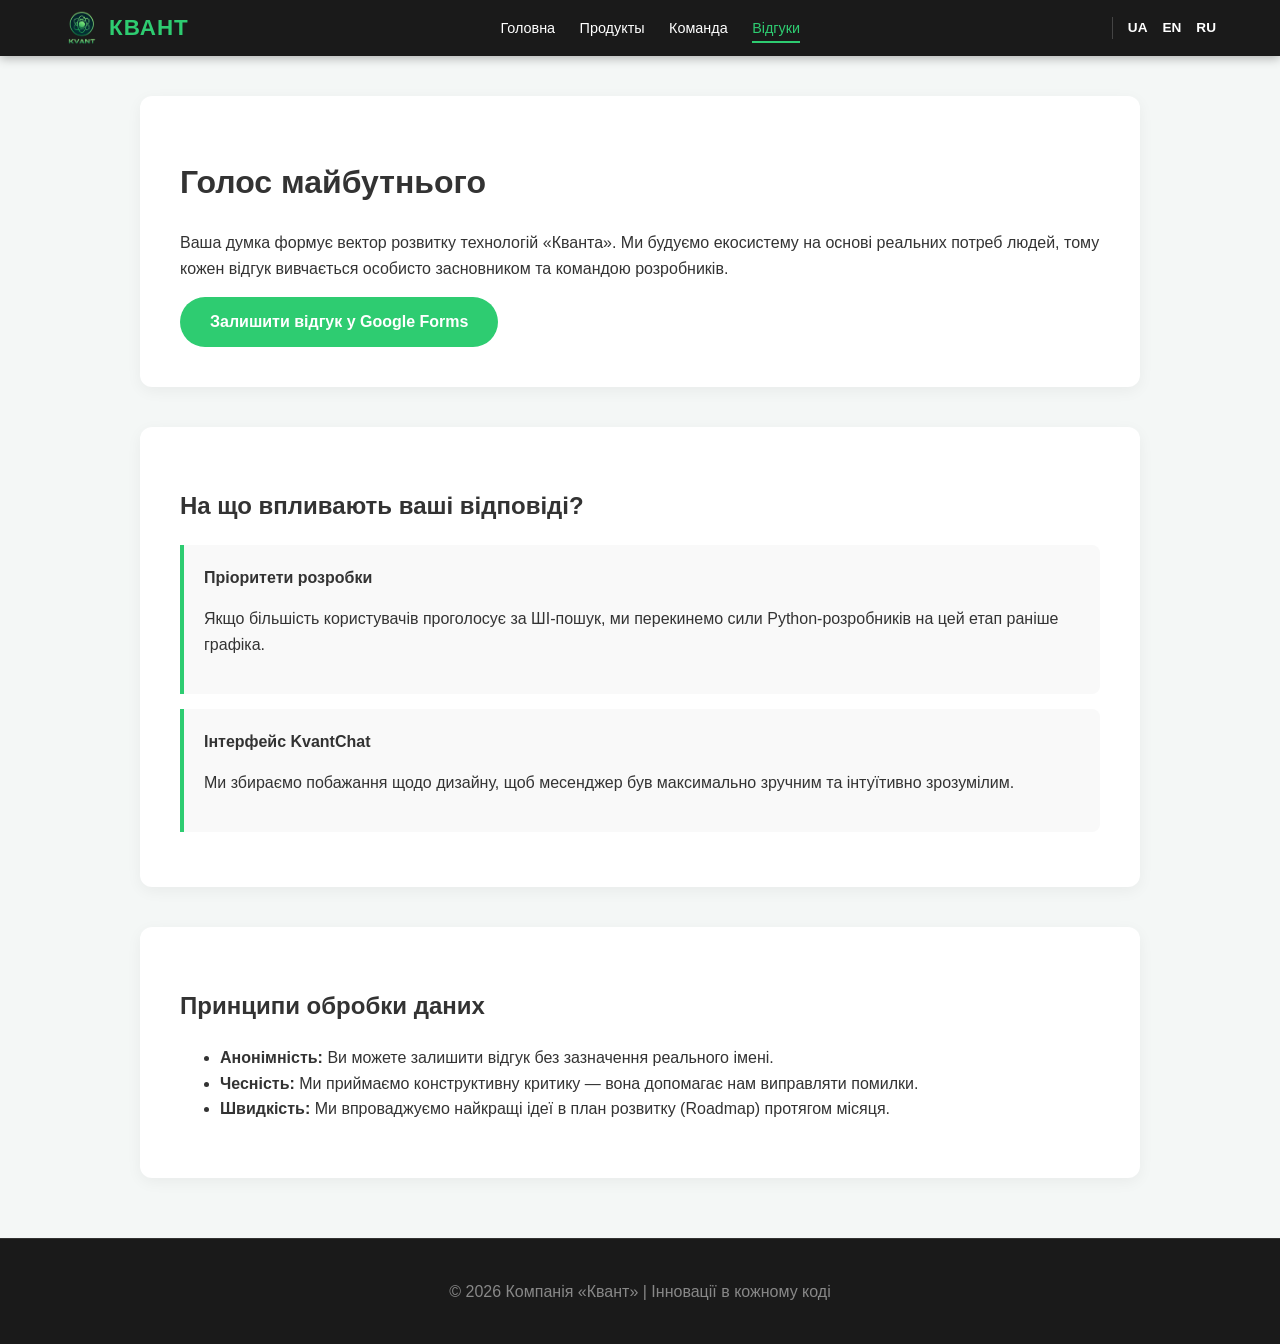
<file: ua/feedback.html>
<!DOCTYPE html>
<html lang="uk">
<head>
    <meta charset="UTF-8">
    <meta name="viewport" content="width=device-width, initial-scale=1.0">
    <link rel="icon" type="image/png" href="../icon.png">
    <title>Квант — Зворотний зв'язок</title>
    <link rel="stylesheet" href="../style.css">
</head>
<body>
    <nav>
        <a href="index.html" class="logo-box">
            <img src="../logo.png" alt="Квант" class="logo-img">
            <span class="logo-name">КВАНТ</span>
        </a>
        <div class="menu">
            <a href="index.html">Головна</a>
            <a href="products.html">Продукты</a>
            <a href="team.html">Команда</a>
            <a href="feedback.html" class="active">Відгуки</a>
        </div>
        <div class="lang-switch">
            <span onclick="switchLang('ua')" class="lang-link">UA</span>
            <span onclick="switchLang('en')" class="lang-link">EN</span>
            <span onclick="switchLang('ru')" class="lang-link">RU</span>
        </div>
    </nav>

    <div class="main-content">
        <div class="container">
            <div class="feedback-card">
                <h1>Голос майбутнього</h1>
                <p>Ваша думка формує вектор розвитку технологій «Кванта». Ми будуємо екосистему на основі реальних потреб людей, тому кожен відгук вивчається особисто засновником та командою розробників.</p>
                <a href="https://forms.gle/PPf1Lhs5kinH6sJm8" target="_blank" class="google-btn">Залишити відгук у Google Forms</a>
            </div>

            <div class="section">
                <h2>На що впливають ваші відповіді?</h2>
                <div class="product-card">
                    <div>
                        <strong>Пріоритети розробки</strong>
                        <p>Якщо більшість користувачів проголосує за ШІ-пошук, ми перекинемо сили Python-розробників на цей етап раніше графіка.</p>
                    </div>
                </div>
                <div class="product-card">
                    <div>
                        <strong>Інтерфейс KvantChat</strong>
                        <p>Ми збираємо побажання щодо дизайну, щоб месенджер був максимально зручним та інтуїтивно зрозумілим.</p>
                    </div>
                </div>
            </div>

            <div class="section">
                <h2>Принципи обробки даних</h2>
                <ul>
                    <li><strong>Анонімність:</strong> Ви можете залишити відгук без зазначення реального імені.</li>
                    <li><strong>Чесність:</strong> Ми приймаємо конструктивну критику — вона допомагає нам виправляти помилки.</li>
                    <li><strong>Швидкість:</strong> Ми впроваджуємо найкращі ідеї в план розвитку (Roadmap) протягом місяця.</li>
                </ul>
            </div>
        </div>
    </div>

    <footer>&copy; 2026 Компанія «Квант» | Інновації в кожному коді</footer>
    <script src="../script.js"></script>
</body>

</html>
</file>
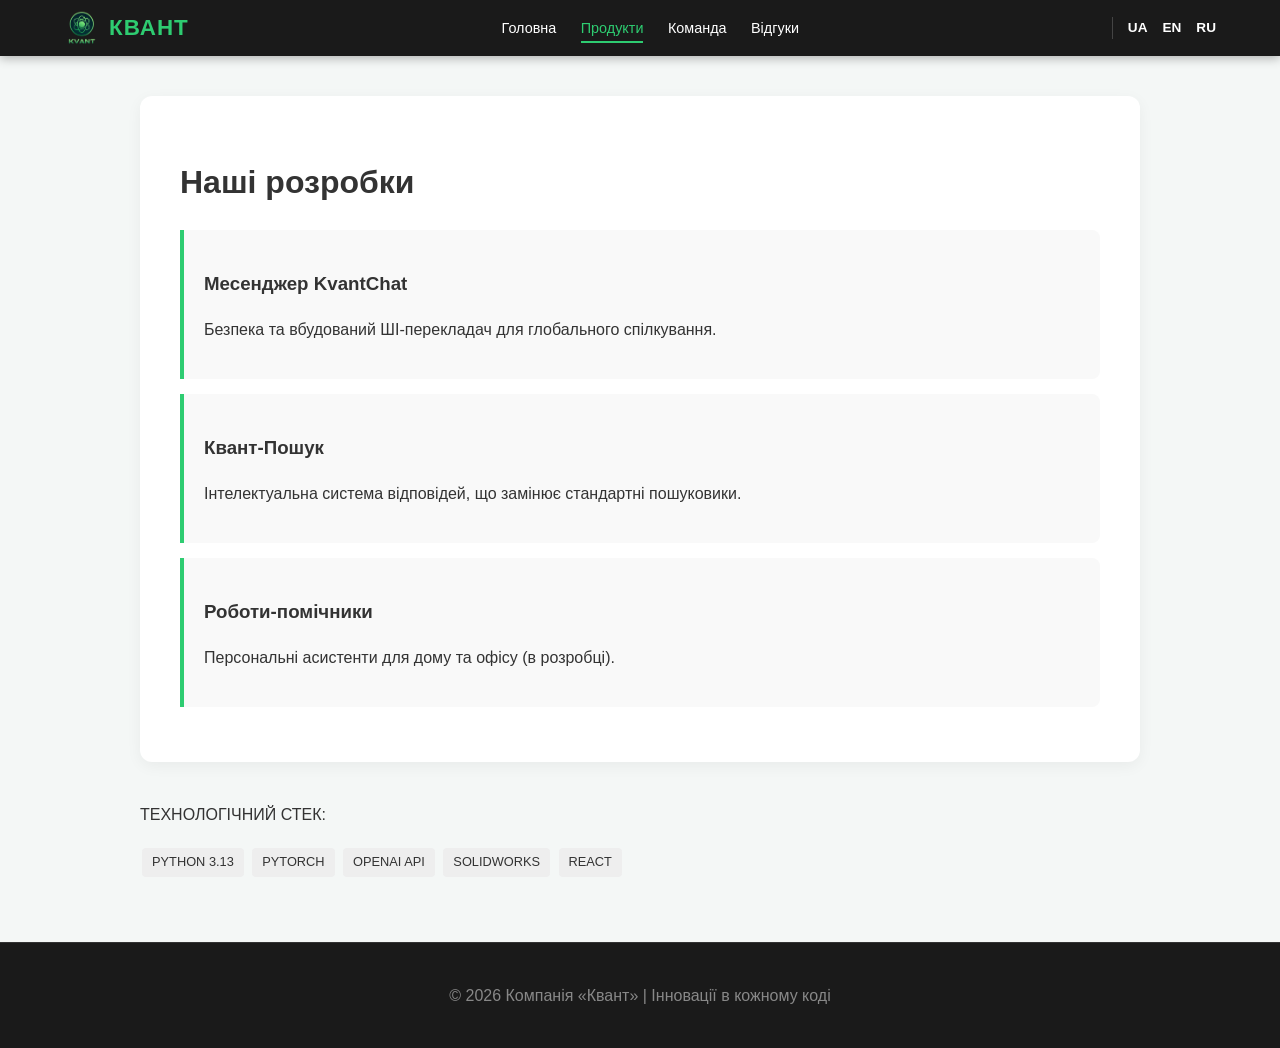
<file: ua/products.html>
<!DOCTYPE html>
<html lang="uk">
<head>
    <meta charset="UTF-8">
    <meta name="viewport" content="width=device-width, initial-scale=1.0">
    <link rel="icon" type="image/png" href="../icon.png">
    <title>Квант — Продукти</title>
    <link rel="stylesheet" href="../style.css">
</head>
<body>
    <nav>
        <a href="index.html" class="logo-box">
            <img src="../logo.png" alt="Квант" class="logo-img">
            <span class="logo-name">КВАНТ</span>
        </a>
        <div class="menu">
            <a href="index.html">Головна</a>
            <a href="products.html" class="active">Продукти</a>
            <a href="team.html">Команда</a>
            <a href="feedback.html">Відгуки</a>
        </div>
        <div class="lang-switch">
            <span onclick="switchLang('ua')" class="lang-link">UA</span>
            <span onclick="switchLang('en')" class="lang-link">EN</span>
            <span onclick="switchLang('ru')" class="lang-link">RU</span>
        </div>
    </nav>

    <div class="container">
        <div class="section">
            <h1>Наші розробки</h1>
            <div class="product-card">
                <div>
                    <h3>Месенджер KvantChat</h3>
                    <p>Безпека та вбудований ШІ-перекладач для глобального спілкування.</p>
                </div>
            </div>
            <div class="product-card">
                <div>
                    <h3>Квант-Пошук</h3>
                    <p>Інтелектуальна система відповідей, що замінює стандартні пошуковики.</p>
                </div>
            </div>
            <div class="product-card">
                <div>
                    <h3>Роботи-помічники</h3>
                    <p>Персональні асистенти для дому та офісу (в розробці).</p>
                </div>
            </div>
        </div>

        <div class="tech-tags">
            <p>ТЕХНОЛОГІЧНИЙ СТЕК:</p>
            <span class="tag">PYTHON 3.13</span>
            <span class="tag">PYTORCH</span>
            <span class="tag">OPENAI API</span>
            <span class="tag">SOLIDWORKS</span>
            <span class="tag">REACT</span>
        </div>
    </div>
    <footer>&copy; 2026 Компанія «Квант» | Інновації в кожному коді</footer>
    <script src="../script.js"></script>
</body>

</html>
</file>
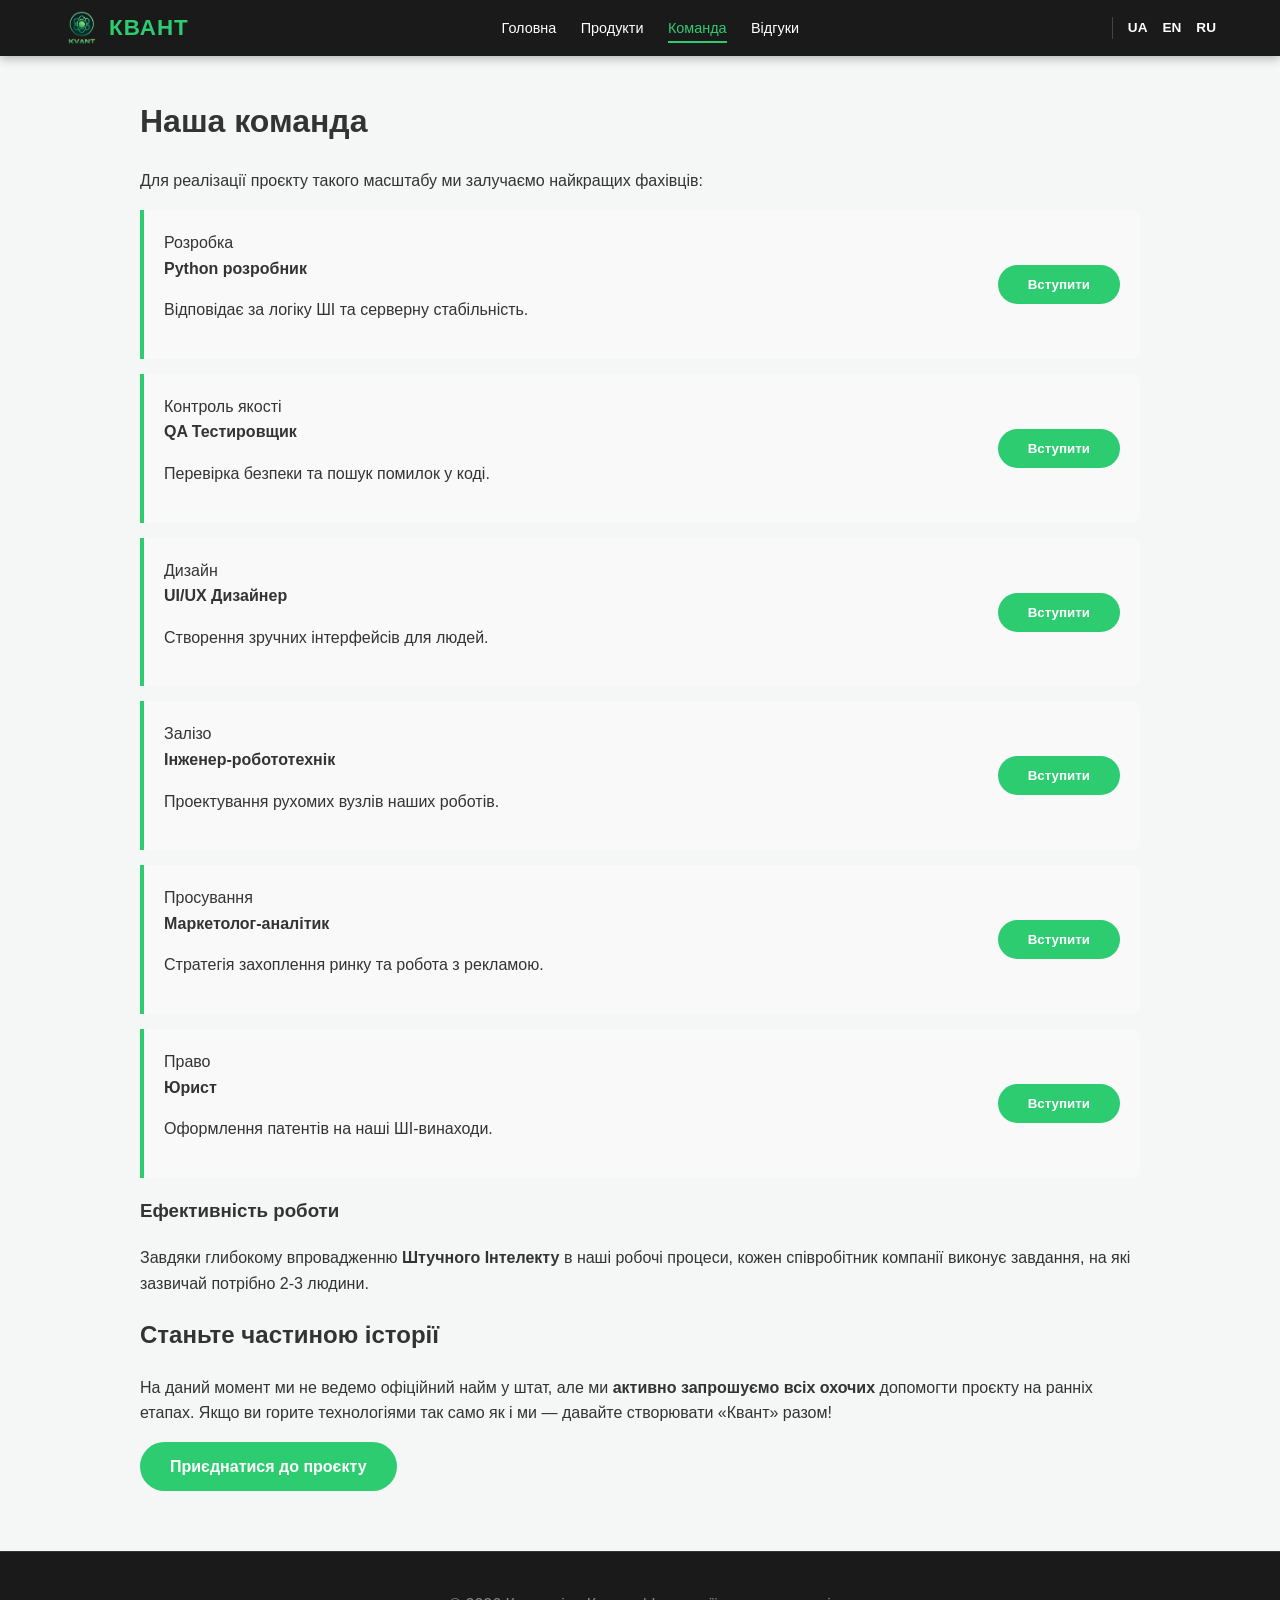
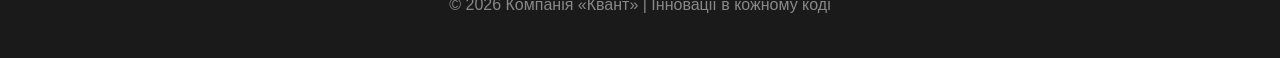
<file: ua/team.html>
<!DOCTYPE html>
<html lang="uk">
<head>
    <meta charset="UTF-8">
    <meta name="viewport" content="width=device-width, initial-scale=1.0">
    <link rel="icon" type="image/png" href="../icon.png">
    <title>Квант — Команда</title>
    <link rel="stylesheet" href="../style.css">
</head>
<body>
    <nav>
        <a href="index.html" class="logo-box">
            <img src="../logo.png" alt="Квант" class="logo-img">
            <span class="logo-name">КВАНТ</span>
        </a>
        <div class="menu">
            <a href="index.html">Головна</a>
            <a href="products.html">Продукти</a>
            <a href="team.html" class="active">Команда</a>
            <a href="feedback.html">Відгуки</a>
        </div>
        <div class="lang-switch">
            <span onclick="switchLang('ua')" class="lang-link">UA</span>
            <span onclick="switchLang('en')" class="lang-link">EN</span>
            <span onclick="switchLang('ru')" class="lang-link">RU</span>
        </div>
    </nav>

    <div class="container">
        <h1>Наша команда</h1>
        <p>Для реалізації проєкту такого масштабу ми залучаємо найкращих фахівців:</p>
        
        <div class="team-grid">
            <div class="member-card">
                <div>
                    <div class="role">Розробка</div>
                    <strong>Python розробник</strong>
                    <p>Відповідає за логіку ШІ та серверну стабільність.</p>
                </div>
                <button class="join-btn" onclick="document.getElementById('apply-now').scrollIntoView({behavior: 'smooth'})">Вступити</button>
            </div>
            
            <div class="member-card">
                <div>
                    <div class="role">Контроль якості</div>
                    <strong>QA Тестировщик</strong>
                    <p>Перевірка безпеки та пошук помилок у коді.</p>
                </div>
                <button class="join-btn" onclick="document.getElementById('apply-now').scrollIntoView({behavior: 'smooth'})">Вступити</button>
            </div>

            <div class="member-card">
                <div>
                    <div class="role">Дизайн</div>
                    <strong>UI/UX Дизайнер</strong>
                    <p>Створення зручних інтерфейсів для людей.</p>
                </div>
                <button class="join-btn" onclick="document.getElementById('apply-now').scrollIntoView({behavior: 'smooth'})">Вступити</button>
            </div>

            <div class="member-card">
                <div>
                    <div class="role">Залізо</div>
                    <strong>Інженер-робототехнік</strong>
                    <p>Проектування рухомих вузлів наших роботів.</p>
                </div>
                <button class="join-btn" onclick="document.getElementById('apply-now').scrollIntoView({behavior: 'smooth'})">Вступити</button>
            </div>

            <div class="member-card">
                <div>
                    <div class="role">Просування</div>
                    <strong>Маркетолог-аналітик</strong>
                    <p>Стратегія захоплення ринку та робота з рекламою.</p>
                </div>
                <button class="join-btn" onclick="document.getElementById('apply-now').scrollIntoView({behavior: 'smooth'})">Вступити</button>
            </div>

            <div class="member-card">
                <div>
                    <div class="role">Право</div>
                    <strong>Юрист</strong>
                    <p>Оформлення патентів на наші ШІ-винаходи.</p>
                </div>
                <button class="join-btn" onclick="document.getElementById('apply-now').scrollIntoView({behavior: 'smooth'})">Вступити</button>
            </div>
        </div>

        <div class="highlight-box">
            <h3>Ефективність роботи</h3>
            <p>Завдяки глибокому впровадженню <strong>Штучного Інтелекту</strong> в наші робочі процеси, кожен співробітник компанії виконує завдання, на які зазвичай потрібно 2-3 людини.</p>
        </div>

        <div class="google-section" id="apply-now">
            <h2>Станьте частиною історії</h2>
            <p>На даний момент ми не ведемо офіційний найм у штат, але ми <strong>активно запрошуємо всіх охочих</strong> допомогти проєкту на ранніх етапах. Якщо ви горите технологіями так само як і ми — давайте створювати «Квант» разом!</p>
            <a href="https://forms.gle/wZKxWpGmBhWHgXXi8" target="_blank" class="google-link">Приєднатися до проєкту</a>
        </div>
    </div>
    <footer>&copy; 2026 Компанія «Квант» | Інновації в кожному коді</footer>
    <script src="../script.js"></script>
</body>

</html>
</file>
<file: style.css>
:root {
    --main-green: #2ecc71;
    --dark: #1a1a1a;
    --bg: #f4f7f6;
    --white: #ffffff;
}

body {
    font-family: 'Segoe UI', sans-serif;
    margin: 0;
    background: var(--bg);
    color: #333;
    line-height: 1.6;
    scroll-behavior: smooth;
}

/* Навигация */
nav {
    background: var(--dark);
    padding: 10px 5%;
    display: flex;
    justify-content: space-between;
    align-items: center;
    position: sticky;
    top: 0;
    z-index: 1000;
    box-shadow: 0 2px 10px rgba(0,0,0,0.3);
}

.logo-box {
    display: flex;
    align-items: center;
    text-decoration: none;
}

.logo-img {
    height: 35px;
    margin-right: 10px;
    transition: 0.3s;
}

.logo-box:hover .logo-img {
    transform: rotate(10deg);
}

.logo-name {
    color: var(--main-green);
    font-size: 1.4rem;
    font-weight: bold;
    letter-spacing: 1px;
}

.menu a {
    color: white;
    margin-left: 20px;
    text-decoration: none;
    font-size: 0.9rem;
    font-weight: 500;
    transition: 0.3s;
}

.menu a:hover {
    color: var(--main-green);
}

/* Конкретное выделение активной вкладки */
.menu a.active {
    color: var(--main-green);
    border-bottom: 2px solid var(--main-green);
    padding-bottom: 5px;
}

/* Герой-секция */
.hero {
    background: linear-gradient(rgba(0,0,0,0.7), rgba(0,0,0,0.7)), url('https://images.wallpaperscraft.ru/image/single/chip_shema_protsessor_140251_2048x1152.jpg') no-repeat center/cover; 
    color: white;
    padding: 100px 10%;
    text-align: center;
    animation: fadeIn 1s ease-in;
}

.hero h1 { font-size: 3rem; margin-bottom: 10px; }
.hero p { font-size: 1.2rem; color: var(--main-green); }

/* Контейнер */
.container {
    max-width: 1000px;
    margin: 40px auto;
    padding: 0 20px;
}

/* Карточки (О нас, FAQ, Обратная связь) */
.about-section, .section, .feedback-card, .card {
    background: var(--white);
    padding: 40px;
    border-radius: 12px;
    margin-bottom: 40px;
    box-shadow: 0 4px 15px rgba(0,0,0,0.05);
}

/* Специфический стиль для продуктов и команды (горизонтальные карточки) */
.product-card, .member-card {
    display: flex;
    justify-content: space-between;
    align-items: center;
    border-left: 4px solid var(--main-green);
    padding: 20px;
    background: #f9f9f9;
    margin: 15px 0;
    border-radius: 0 8px 8px 0;
}

/* Манифест */
.manifesto {
    background: linear-gradient(135deg, #1a1a1a 0%, #2c3e50 100%);
    color: white;
    padding: 50px;
    border-radius: 12px;
    margin: 40px 0;
    position: relative;
    overflow: hidden;
}

.manifesto::before {
    content: '"';
    position: absolute;
    top: -20px;
    left: 20px;
    font-size: 15rem;
    color: rgba(46, 204, 113, 0.1);
    font-family: serif;
}

.signature {
    margin-top: 25px;
    text-align: right;
    font-weight: bold;
    color: var(--main-green);
}

/* План развития (Roadmap) */
.roadmap {
    display: flex;
    justify-content: space-between;
    position: relative;
    margin-top: 40px;
}

.roadmap::before {
    content: '';
    position: absolute;
    top: 20px;
    left: 0;
    width: 100%;
    height: 4px;
    background: #ddd;
    z-index: 1;
}

.roadmap-step {
    position: relative;
    z-index: 2;
    text-align: center;
    width: 30%;
}

.dot {
    width: 40px;
    height: 40px;
    background: var(--main-green);
    border-radius: 50%;
    margin: 0 auto 15px;
    border: 4px solid white;
}

/* Элементы декора */
.status-badge {
    display: inline-block;
    background: #e8f5e9;
    color: #2e7d32;
    padding: 5px 15px;
    border-radius: 20px;
    font-size: 0.85rem;
    font-weight: bold;
    margin-bottom: 15px;
}

.tag {
    display: inline-block;
    background: #eee;
    padding: 4px 10px;
    border-radius: 4px;
    font-size: 0.8rem;
    margin: 5px 2px;
}

/* Кнопки */
.google-btn, .join-btn, .google-link {
    display: inline-block;
    background: var(--main-green);
    color: white;
    text-decoration: none;
    padding: 12px 30px;
    border-radius: 50px;
    font-weight: bold;
    transition: 0.3s;
    border: none;
    cursor: pointer;
}

.google-btn:hover {
    background: #27ae60;
    transform: scale(1.05);
}

/* Футер */
footer {
    text-align: center;
    padding: 40px;
    background: var(--dark);
    color: #888;
    margin-top: 60px;
    border-top: 1px solid #333;
}

@keyframes fadeIn {
    from { opacity: 0; transform: translateY(20px); }
    to { opacity: 1; transform: translateY(0); }
}

.lang-switch {
    display: flex;
    gap: 15px;
    margin-left: 20px;
    padding-left: 15px;
    border-left: 1px solid #444;
}

.lang-link {
    color: white;
    font-size: 0.85rem;
    font-weight: bold;
    cursor: pointer; /* Робить курсор у формі руки */
    transition: 0.3s;
    user-select: none; /* Забороняє випадкове виділення тексту при кліку */
}

.lang-link:hover {
    color: var(--main-green);

}

/*============================================================================================================================*/
/* Адаптивность для мобильных устройств */
@media (max-width: 768px) {
    /* Навигация: делаем колонкой */
    nav {
        flex-direction: column;
        padding: 15px 5%;
    }

    .menu {
        margin-top: 15px;
        display: flex;
        flex-wrap: wrap;
        justify-content: center;
        gap: 10px;
    }

    .menu a {
        margin-left: 0;
        font-size: 0.8rem;
    }

    .lang-switch {
        margin-left: 0;
        margin-top: 10px;
        border-left: none;
        border-top: 1px solid #444;
        padding-top: 10px;
        padding-left: 0;
    }

    /* Герой-секция: уменьшаем текст */
    .hero h1 {
        font-size: 2rem;
    }

    .hero p {
        font-size: 1rem;
    }

    /* Карточки: убираем горизонтальный flex, делаем в столбик */
    .product-card, .member-card {
        flex-direction: column;
        text-align: center;
        gap: 15px;
    }

    /* План развития (Roadmap): делаем вертикальным */
    .roadmap {
        flex-direction: column;
        gap: 30px;
    }

    .roadmap::before {
        width: 4px;
        height: 100%;
        left: 50%;
        margin-left: -2px;
        top: 0;
    }

    .roadmap-step {
        width: 100%;
    }

    /* Контейнеры и отступы */
    .container {
        padding: 0 15px;
    }

    .manifesto {
        padding: 30px 20px;
    }
}
</file>
